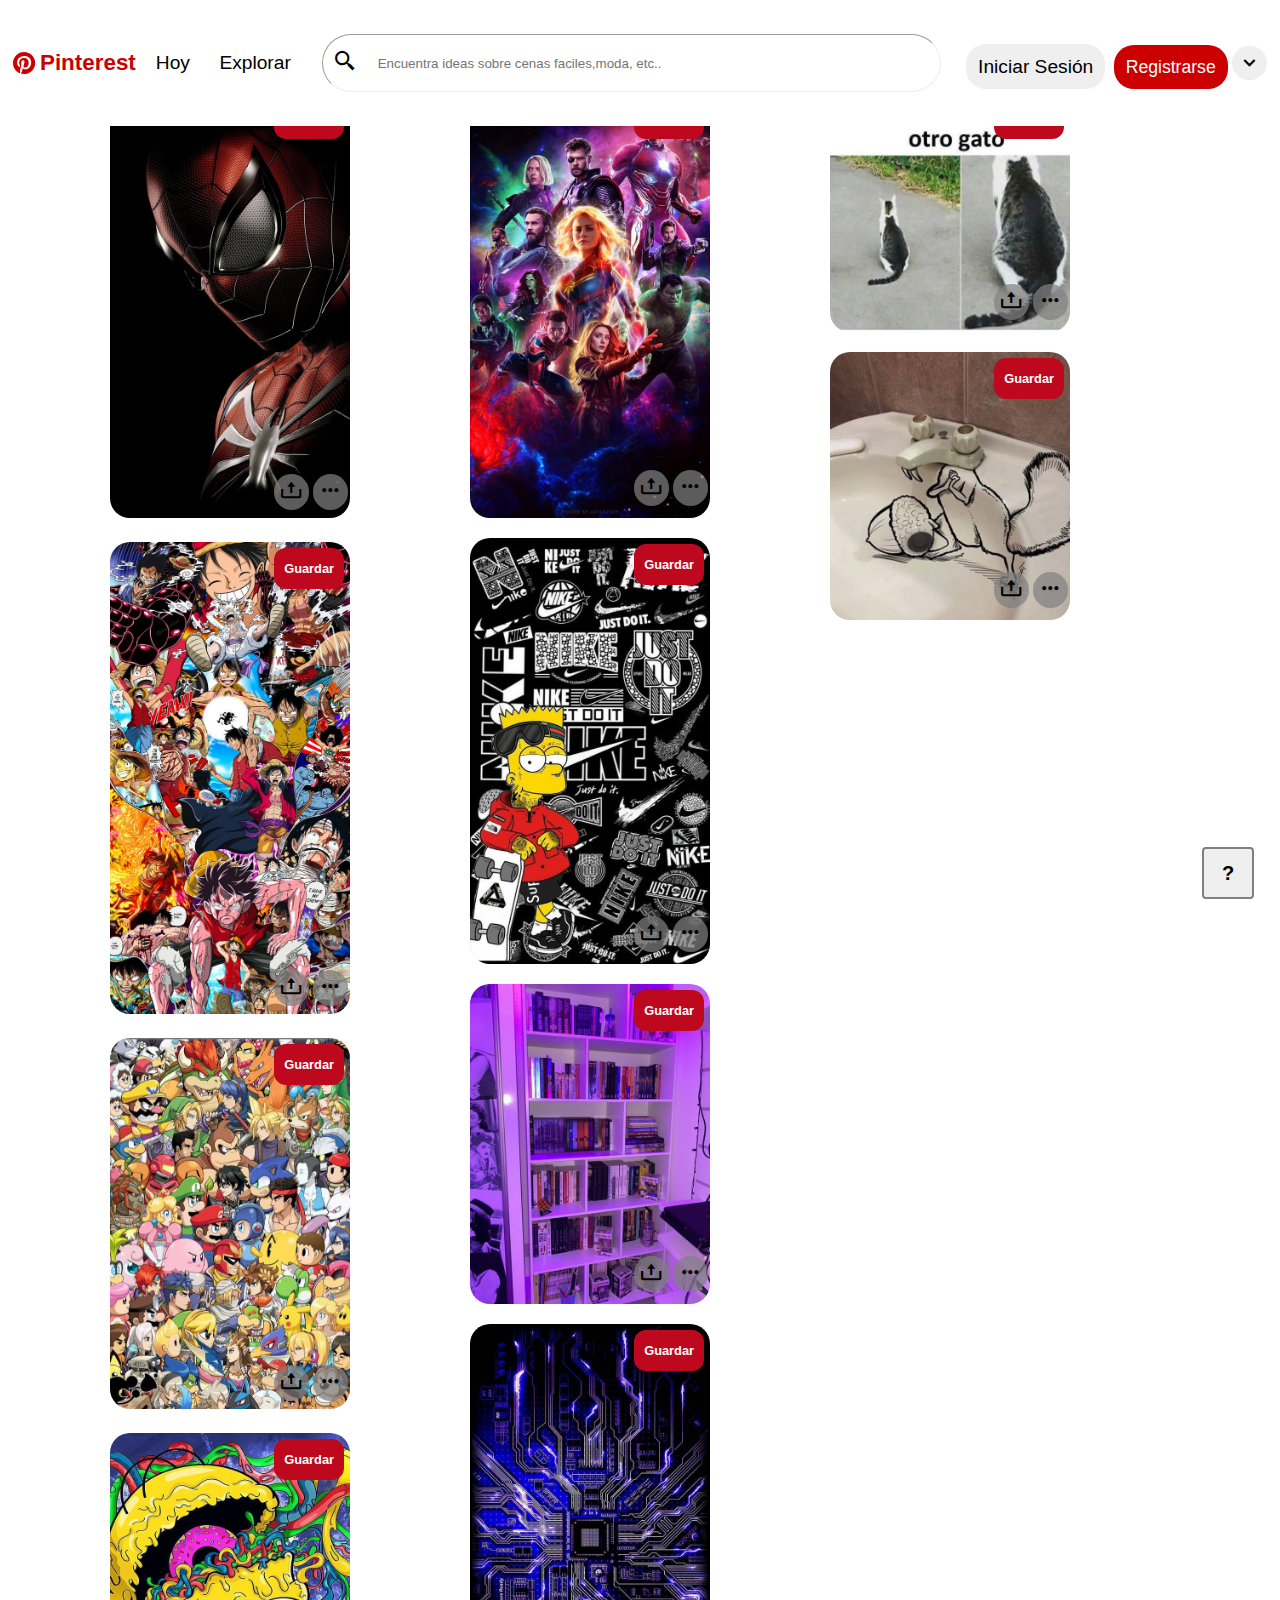
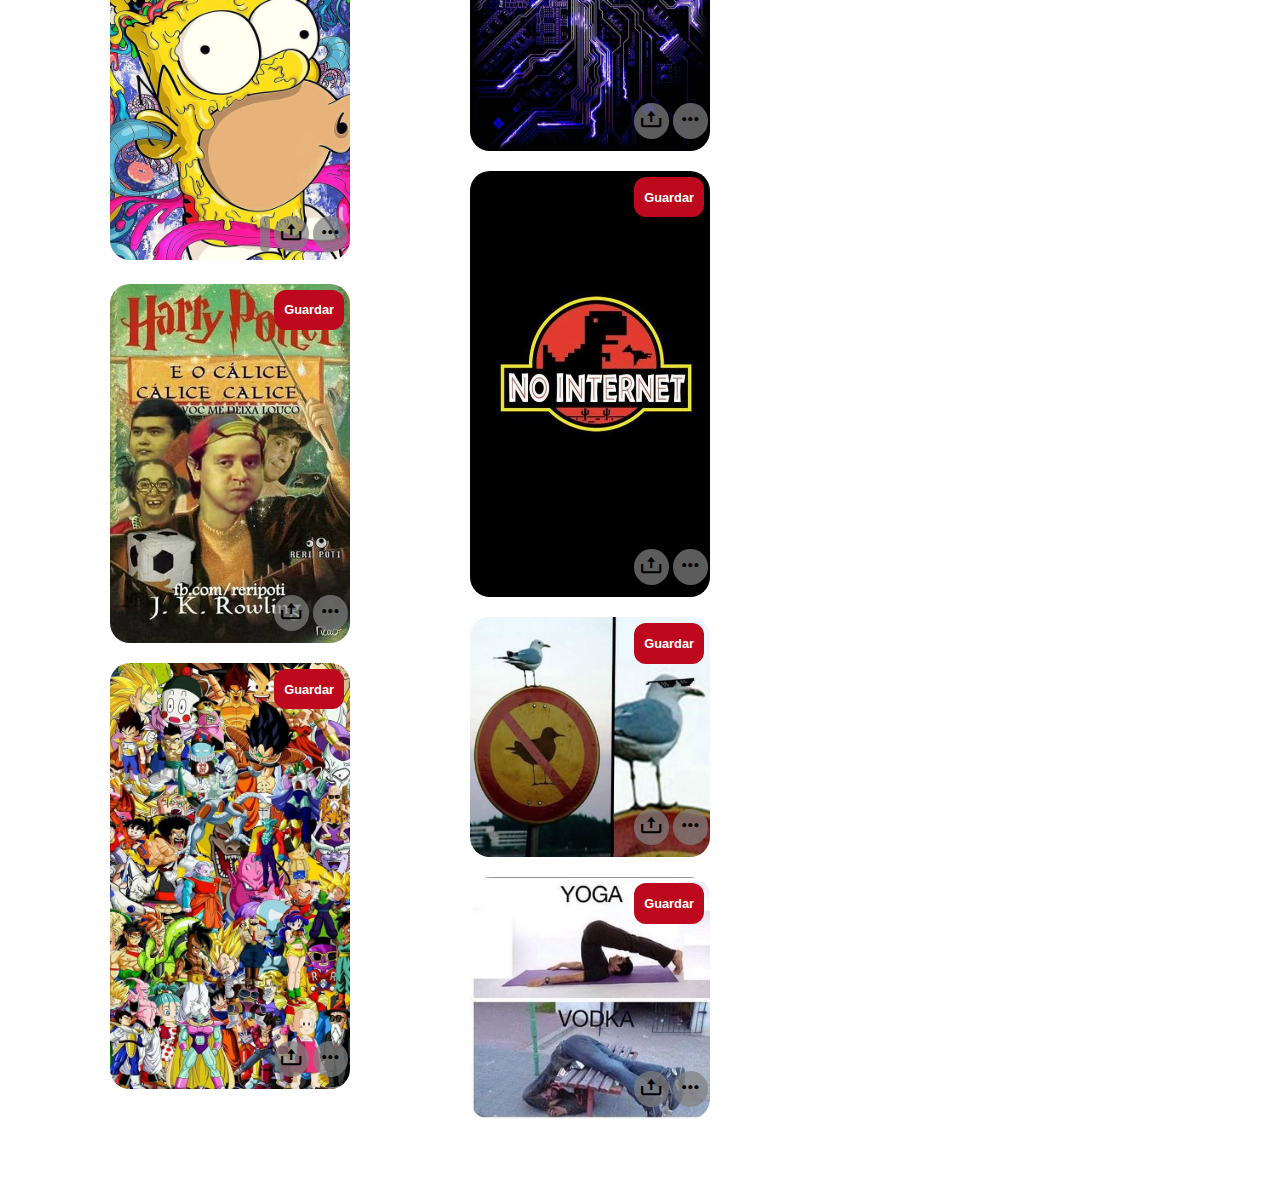
<file: index.html>
<!DOCTYPE html>
  <head>
    <meta charset="UTF-8" />
    <meta name="viewport" content="width=device-width, initial-scale=1.0" />
    <title>Clon de Pinterest</title>
    <link rel="stylesheet" href="css/style.css">
    <link rel="stylesheet" href="css/menu.css">
    <link href='https://unpkg.com/boxicons@2.1.2/css/boxicons.min.css' rel='stylesheet'>
  </head>
  <body>    
    <nav>
      <div class="navbar">
        <div class="logo">
          <svg
            class="gUZ sj_ U9O kVc"
            height="24"
            width="24"
            viewBox="0 0 24 24"
            aria-hidden="true"
            aria-label=""
            role="img"
          >

            <path
              d="M0 12c0 5.123 3.211 9.497 7.73 
                        11.218-.11-.937-.227-2.482.025-3.566.217-.932 1.401-5.938 1.401-5.938s-.357-.715-.357-1.774c0-1.66.962-2.9 
                        2.161-2.9 1.02 0 1.512.765 1.512 1.682 0 1.025-.653 2.557-.99 3.978-.281 1.189.597 2.159 1.769 2.159 
                        2.123 0 3.756-2.239 3.756-5.471 0-2.861-2.056-4.86-4.991-4.86-3.398 0-5.393 2.549-5.393 5.184 0 
                        1.027.395 2.127.889 2.726a.36.36 0 0 1 .083.343c-.091.378-.293 1.189-.332 
                        1.355-.053.218-.173.265-.4.159-1.492-.694-2.424-2.875-2.424-4.627 0-3.769 2.737-7.229 7.892-7.229 
                        4.144 0 7.365 2.953 7.365 6.899 0 4.117-2.595 7.431-6.199 7.431-1.211 0-2.348-.63-2.738-1.373 0 0-.599 
                        2.282-.744 2.84-.282 1.084-1.064 2.456-1.549 3.235C9.584 23.815 10.77 24 12 24c6.627 0 12-5.373 
                        12-12S18.627 0 12 0 0 5.373 0 12"></path>
          </svg>
          <a href="./index.html">Pinterest</a>
        </div>
      <div class="menu">
        <div class="derecha">
            <a href="http://">Hoy</a>
            <a href="http://">Explorar</a>
        </div>
        <div class="centro">
            <span>
                <i class='bx bx-search-alt-2 bx-sm'></i>
            </span>
            <input type="text" class="search" id="checking" placeholder="Encuentra ideas sobre cenas faciles,moda, etc..">
        </div>
        <div class="izquierda">
            <a href="http://" class="iniciar">Iniciar Sesión</a>
            <a href="http://" class="registrar">Registrarse</a>
            <i class='bx bx-chevron-down bx-sm'></i>
        </div>
      </div>
    </div>

    </nav>

      <div class="container">
        <div class="tile-container">
          <div class="tile">
            <a href="./zoom.html"><img src="img/cuadro1-1.jpg" alt="Spiderman"></a>
            <div class="overlay">
              <a href="#"><i class='bx bx-upload bx-sm'></i></a>
              <a href="#"><i class='bx bx-dots-horizontal-rounded bx-sm'></i></a>
            </div>
            <div class="btn_Guardar">
              <p>Guardar</p>
            </div>
          </div>
          <div class="tile">
            <a href="./zoom2.html"><img src="img/cuadro1-2.jpg" alt="Caricatura"></a>
            <div class="overlay">
              <a href="#"><i class='bx bx-upload bx-sm'></i></a>
              <a href="#"><i class='bx bx-dots-horizontal-rounded bx-sm'></i></a>
            </div>
            <div class="btn_Guardar">
              <p>Guardar</p>
            </div>
          </div>
          <div class="tile">
            <a href="./zoom3.html"><img src="img/cuadro1-3.jpg" alt="Juegos"></a>
            <div class="overlay">
              <a href="#"><i class='bx bx-upload bx-sm'></i></a>
              <a href="#"><i class='bx bx-dots-horizontal-rounded bx-sm'></i></a>
            </div>
            <div class="btn_Guardar">
              <p>Guardar</p>
            </div>
          </div>
          <div class="tile">
            <a href="./zoom4.html"><img src="img/cuadro1-4.jpg" alt="Los simpsons">
            <div class="overlay">
              <a href="#"><i class='bx bx-upload bx-sm'></i></a>
              <a href="#"><i class='bx bx-dots-horizontal-rounded bx-sm'></i></a>
            </div>
            <div class="btn_Guardar">
              <p>Guardar</p>
            </div>
          </div>
          <div class="tile">
            <img src="img/cuadro2-1.jpg" alt="Harry Potter">
            <div class="overlay">
              <a href="#"><i class='bx bx-upload bx-sm'></i></a>
              <a href="#"><i class='bx bx-dots-horizontal-rounded bx-sm'></i></a>
            </div>
            <div class="btn_Guardar">
            <p>Guardar</p>
            </div>
          </div>
        <div class="tile">
          <img src="img/cuadro2-2.jpg" alt="DBZ">
          <div class="overlay">
            <a href="#"><i class='bx bx-upload bx-sm'></i></a>
            <a href="#"><i class='bx bx-dots-horizontal-rounded bx-sm'></i></a>
          </div>
          <div class="btn_Guardar">
            <p>Guardar</p>
          </div>
        </div>
        <div class="tile">
          <img src="img/cuadro2-3.jpg" alt="The Avengers">
          <div class="overlay">
            <a href="#"><i class='bx bx-upload bx-sm'></i></a>
              <a href="#"><i class='bx bx-dots-horizontal-rounded bx-sm'></i></a>
          </div>
          <div class="btn_Guardar">
            <p>Guardar</p>
          </div>
        </div>
        <div class="tile">
          <img src="img/cuadro2-4.jpg" alt="nike">
          <div class="overlay">
            <a href="#"><i class='bx bx-upload bx-sm'></i></a>
              <a href="#"><i class='bx bx-dots-horizontal-rounded bx-sm'></i></a>
          </div>
          <div class="btn_Guardar">
            <p>Guardar</p>
          </div>
         </div>
        <div class="tile">
          <img src="img/cuadro3-1.jpg" alt="Mueble">
          <div class="overlay">
            <a href="#"><i class='bx bx-upload bx-sm'></i></a>
            <a href="#"><i class='bx bx-dots-horizontal-rounded bx-sm'></i></a>
          </div>
          <div class="btn_Guardar">
            <p>Guardar</p>
          </div>
        </div>
        <div class="tile">
          <img src="img/cuadro3-2.jpg" alt="Abstracto">
          <div class="overlay">
            <a href="#"><i class='bx bx-upload bx-sm'></i></a>
            <a href="#"><i class='bx bx-dots-horizontal-rounded bx-sm'></i></a>
          </div>
          <div class="btn_Guardar">
            <p>Guardar</p>
          </div>
        </div>
        <div class="tile">
          <img src="img/cuadro3-3.jpg" alt="No internet">
          <div class="overlay">
            <a href="#"><i class='bx bx-upload bx-sm'></i></a>
            <a href="#"><i class='bx bx-dots-horizontal-rounded bx-sm'></i></a>
          </div>
          <div class="btn_Guardar">
            <p>Guardar</p>
          </div>
        </div>
        <div class="tile">
          <img src="img/cuadro3-4.jpg" alt="Pájaro">
          <div class="overlay">
            <a href="#"><i class='bx bx-upload bx-sm'></i></a>
            <a href="#"><i class='bx bx-dots-horizontal-rounded bx-sm'></i></a>
          </div>
          <div class="btn_Guardar">
            <p>Guardar</p>
          </div>
        </div>
        <div class="tile">
          <img src="img/cuadro4-1.jpg" alt="Yoga">
          <div class="overlay">
            <a href="#"><i class='bx bx-upload bx-sm'></i></a>
            <a href="#"><i class='bx bx-dots-horizontal-rounded bx-sm'></i></a>
          </div>
          <div class="btn_Guardar">
            <p>Guardar</p>
          </div>
        </div>
        <div class="tile">
          <img src="img/cuadro4-2.jpg" alt="gato">
          <div class="overlay">
            <a href="#"><i class='bx bx-upload bx-sm'></i></a>
            <a href="#"><i class='bx bx-dots-horizontal-rounded bx-sm'></i></a>
          </div>
          <div class="btn_Guardar">
            <p>Guardar</p>
          </div>
        </div>
        <div class="tile">
          <img src="img/cuadro4-3.jpg" alt="llave">
          <div class="overlay">
            <a href="#"><i class='bx bx-upload bx-sm'></i></a>
              <a href="#"><i class='bx bx-dots-horizontal-rounded bx-sm'></i></a>
          </div>
          <div class="btn_Guardar">
            <p>Guardar</p>
          </div>
        </div>
      </div>
    </div>
    <div class="boton_ab">
      <p class="icon_preg">?</p>
    </div>
  </body>
</html>
</file>
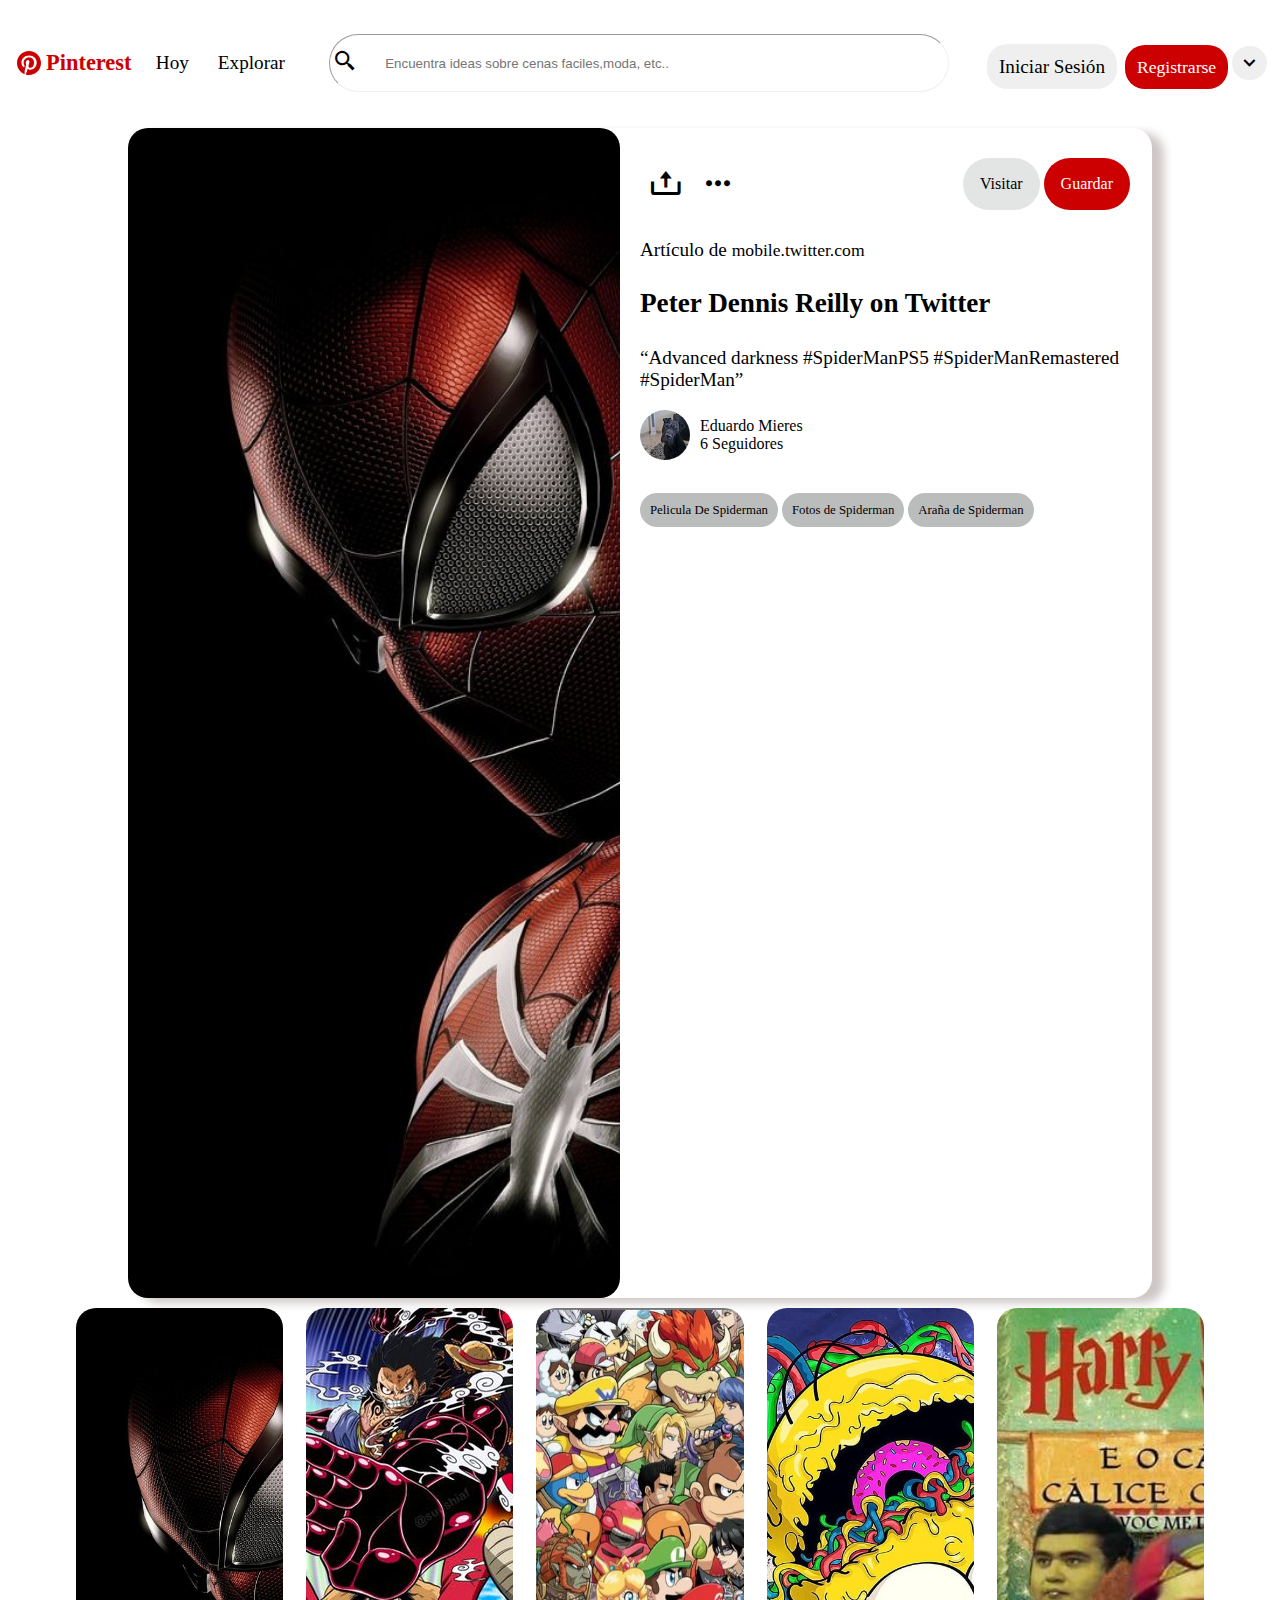
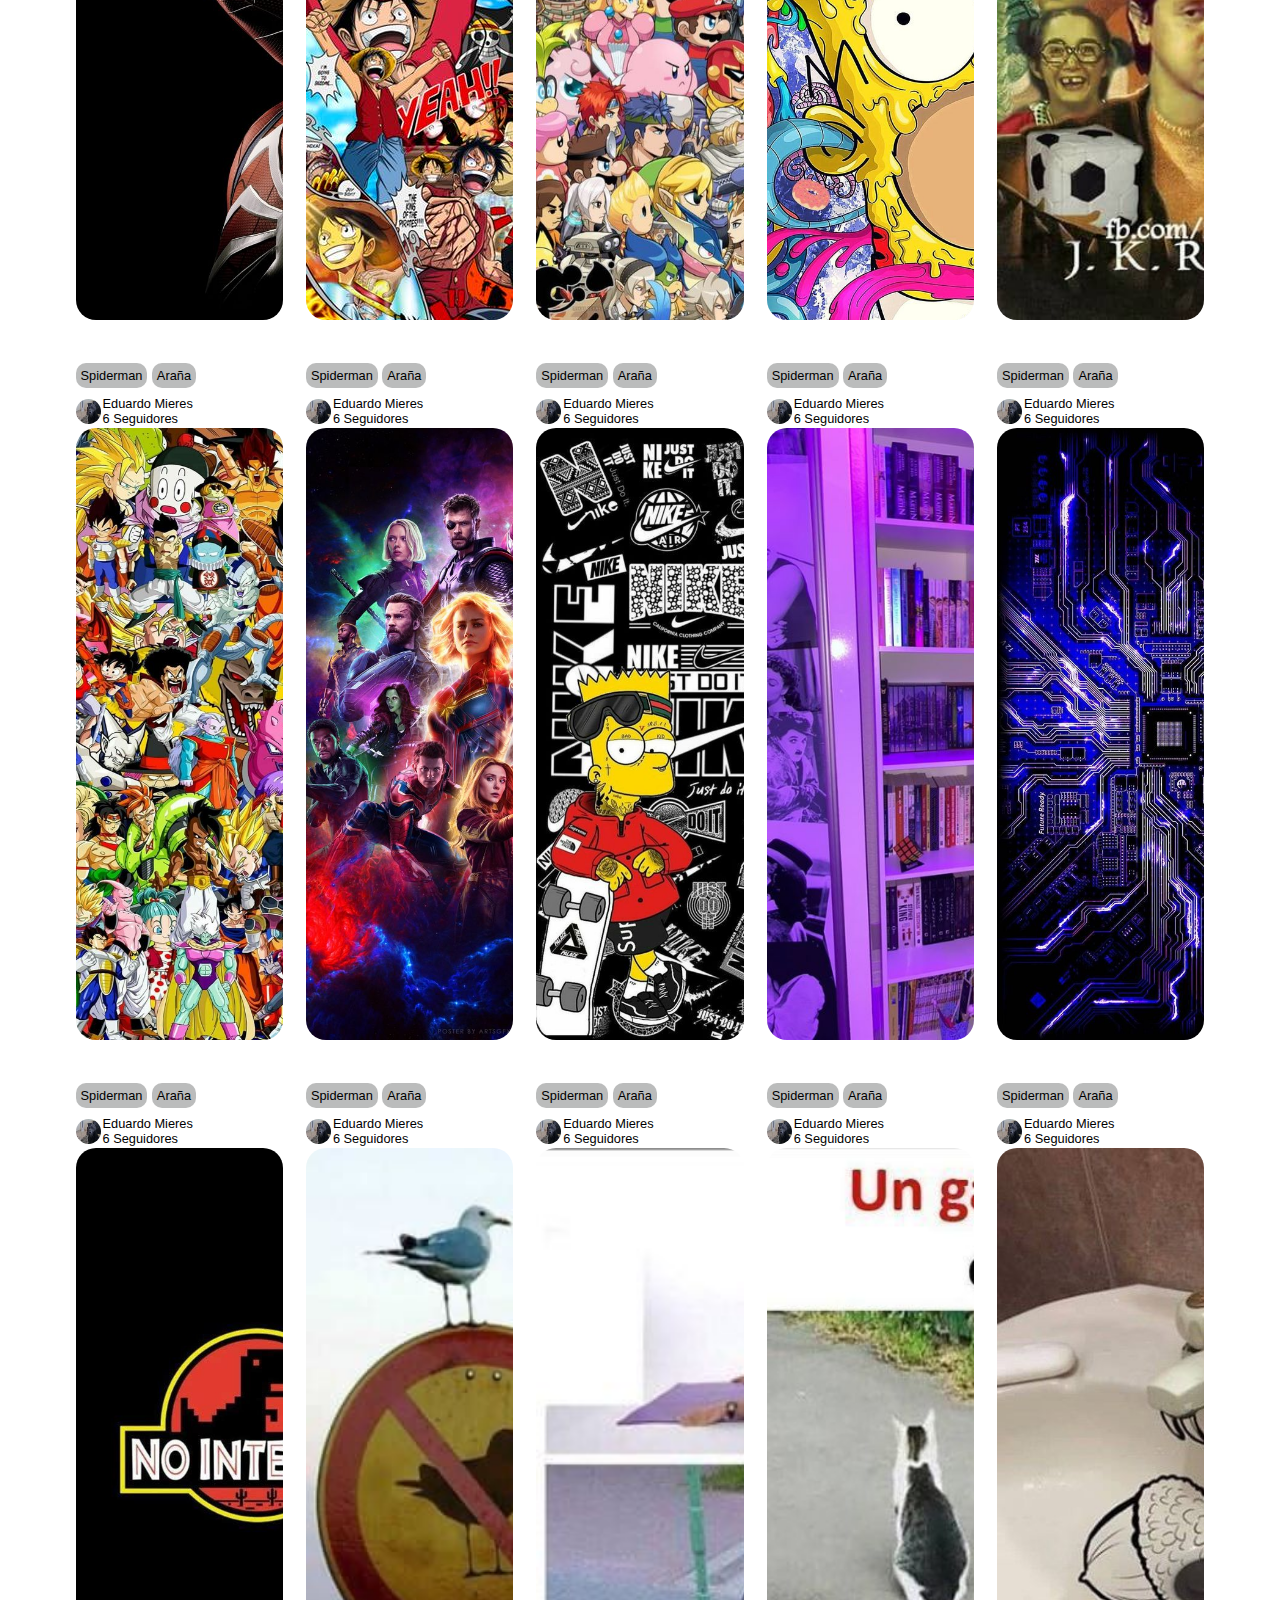
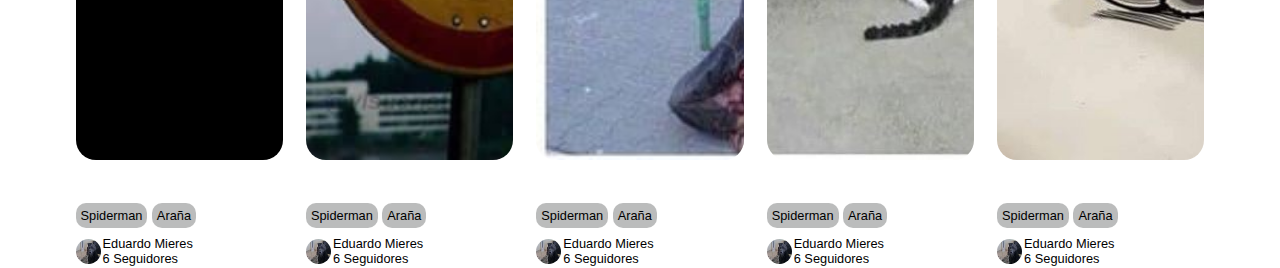
<file: zoom.html>
<!DOCTYPE html>
<html lang="en">
<head>
    <meta charset="UTF-8">
    <meta http-equiv="X-UA-Compatible" content="IE=edge">
    <meta name="viewport" content="width=device-width, initial-scale=1.0">
    <title>Document</title>
    <link rel="stylesheet" href="css/menu.css">
    <link rel="stylesheet" href="css/zoom.css">
    <link href='https://unpkg.com/boxicons@2.1.2/css/boxicons.min.css' rel='stylesheet'>
    <link rel="stylesheet" href="css/fotos.css".css">

</head>
<body>
    <!--Menu-->
    <nav>
        <div class="navbar">
          <div class="logo">
            <svg
              class="gUZ sj_ U9O kVc"
              height="24"
              width="24"
              viewBox="0 0 24 24"
              aria-hidden="true"
              aria-label=""
              role="img"
            >
              <path
                d="M0 12c0 5.123 3.211 9.497 7.73 
                          11.218-.11-.937-.227-2.482.025-3.566.217-.932 1.401-5.938 1.401-5.938s-.357-.715-.357-1.774c0-1.66.962-2.9 
                          2.161-2.9 1.02 0 1.512.765 1.512 1.682 0 1.025-.653 2.557-.99 3.978-.281 1.189.597 2.159 1.769 2.159 
                          2.123 0 3.756-2.239 3.756-5.471 0-2.861-2.056-4.86-4.991-4.86-3.398 0-5.393 2.549-5.393 5.184 0 
                          1.027.395 2.127.889 2.726a.36.36 0 0 1 .083.343c-.091.378-.293 1.189-.332 
                          1.355-.053.218-.173.265-.4.159-1.492-.694-2.424-2.875-2.424-4.627 0-3.769 2.737-7.229 7.892-7.229 
                          4.144 0 7.365 2.953 7.365 6.899 0 4.117-2.595 7.431-6.199 7.431-1.211 0-2.348-.63-2.738-1.373 0 0-.599 
                          2.282-.744 2.84-.282 1.084-1.064 2.456-1.549 3.235C9.584 23.815 10.77 24 12 24c6.627 0 12-5.373 
                          12-12S18.627 0 12 0 0 5.373 0 12"
              ></path>
            </svg>
            <a href="./index.html">Pinterest</a>
          </div>
        <div class="menu">
          <div class="derecha">
              <a href="http://">Hoy</a>
              <a href="http://">Explorar</a>
          </div>
          <div class="centro">
              <span>
                  <i class='bx bx-search-alt-2 bx-sm'></i>
              </span>
              <input type="text" class="search" id="checking" placeholder="Encuentra ideas sobre cenas faciles,moda, etc..">
          </div>
          <div class="izquierda">
              <a href="http://" class="iniciar">Iniciar Sesión</a>
              <a href="http://" class="registrar">Registrarse</a>
              <i class='bx bx-chevron-down bx-sm'></i>
          </div>
        </div>
      </div>
  
    </nav>
    <!--Cuerpo-->
    <div class="page2">
      <div class="zoom">
        <div class="imagen"></div>
        <div class="informacion"> 
          <div class="btn">
            <div class="btn_izq">
              <a href="#"><i class='bx bx-upload bx-md'></i></a>
              <a href="#"><i class='bx bx-dots-horizontal-rounded bx-md'></i></a>
            </div>
                <div class="btn_der">
              <a href="#" id="visitar">Visitar</a>
              <a href="#" id="guardar">Guardar</a>   
            </div>                
          </div>        
            <div class="autor">              
                <p>Artículo de <a href="http://mobile.twitter.com">mobile.twitter.com</a> </p>
                <h3>Peter Dennis Reilly on Twitter</h3>
                <p>“Advanced darkness #SpiderManPS5 #SpiderManRemastered #SpiderMan”</p>
            <div class="perfil">
              <img src="img/perfilzoom1.jpg" alt="">
              <div class="datosperfil">
                <a href="#">Eduardo Mieres</a>
                <a href="#">6 Seguidores</a>
              </div>
            </div>   
            <div class="tags">
              <a href="#">Pelicula De Spiderman</a>
              <a href="#">Fotos de Spiderman</a>
              <a href="#">Araña de Spiderman</a>
            </div>          
            </div>
        </div>
    </div>


    <div class="container">
        <div class="fila">
          <div class="caja">
            <div class="foto1"></div>
          <div class="perfil2">
            <div class="tags2">
              <a href="#">Spiderman</a>
              <a href="#">Araña</a>
            </div>
             <div class="container_perfil">
              <img src="img/perfilzoom1.jpg" alt="">
              <div class="datosperfil2">
                <a href="#">Eduardo Mieres</a>
                <a href="#">6 Seguidores</a>
              </div>
             </div>
           </div>   
          </div>

          <div class="caja">
            <div class="foto2">
          </div>
          <div class="perfil2">
            <div class="tags2">
              <a href="#">Spiderman</a>
              <a href="#">Araña</a>
            </div>
             <div class="container_perfil">
              <img src="img/perfilzoom1.jpg" alt="">
              <div class="datosperfil2">
                <a href="#">Eduardo Mieres</a>
                <a href="#">6 Seguidores</a>
              </div>
             </div>
           </div>   
          </div>

          <div class="caja">
            <div class="foto3">
          </div>
          <div class="perfil2">
            <div class="tags2">
              <a href="#">Spiderman</a>
              <a href="#">Araña</a>
            </div>
             <div class="container_perfil">
              <img src="img/perfilzoom1.jpg" alt="">
              <div class="datosperfil2">
                <a href="#">Eduardo Mieres</a>
                <a href="#">6 Seguidores</a>
              </div>
             </div>
           </div>   
          </div>

          <div class="caja">
            <div class="foto4">
          </div>
          <div class="perfil2">
            <div class="tags2">
              <a href="#">Spiderman</a>
              <a href="#">Araña</a>
            </div>
             <div class="container_perfil">
              <img src="img/perfilzoom1.jpg" alt="">
              <div class="datosperfil2">
                <a href="#">Eduardo Mieres</a>
                <a href="#">6 Seguidores</a>
              </div>
             </div>
           </div>   
          </div>

          <div class="caja">
            <div class="foto5">
          </div>
          <div class="perfil2">
            <div class="tags2">
              <a href="#">Spiderman</a>
              <a href="#">Araña</a>
            </div>
             <div class="container_perfil">
              <img src="img/perfilzoom1.jpg" alt="">
              <div class="datosperfil2">
                <a href="#">Eduardo Mieres</a>
                <a href="#">6 Seguidores</a>
              </div>
             </div>
           </div>   
          </div>
     

        </div>


        <div class="fila">
          <div class="caja">
            <div class="foto6">
          </div>
          <div class="perfil2">
            <div class="tags2">
              <a href="#">Spiderman</a>
              <a href="#">Araña</a>
            </div>
             <div class="container_perfil">
              <img src="img/perfilzoom1.jpg" alt="">
              <div class="datosperfil2">
                <a href="#">Eduardo Mieres</a>
                <a href="#">6 Seguidores</a>
              </div>
             </div>
           </div>   
          </div>

          <div class="caja">
            <div class="foto7">
          </div>
          <div class="perfil2">
            <div class="tags2">
              <a href="#">Spiderman</a>
              <a href="#">Araña</a>
            </div>
             <div class="container_perfil">
              <img src="img/perfilzoom1.jpg" alt="">
              <div class="datosperfil2">
                <a href="#">Eduardo Mieres</a>
                <a href="#">6 Seguidores</a>
              </div>
             </div>
           </div>   
          </div>

          <div class="caja">
            <div class="foto8">
          </div>
          <div class="perfil2">
            <div class="tags2">
              <a href="#">Spiderman</a>
              <a href="#">Araña</a>
            </div>
             <div class="container_perfil">
              <img src="img/perfilzoom1.jpg" alt="">
              <div class="datosperfil2">
                <a href="#">Eduardo Mieres</a>
                <a href="#">6 Seguidores</a>
              </div>
             </div>
           </div>   
          </div>

          <div class="caja">
            <div class="foto9">
          </div>
          <div class="perfil2">
            <div class="tags2">
              <a href="#">Spiderman</a>
              <a href="#">Araña</a>
            </div>
             <div class="container_perfil">
              <img src="img/perfilzoom1.jpg" alt="">
              <div class="datosperfil2">
                <a href="#">Eduardo Mieres</a>
                <a href="#">6 Seguidores</a>
              </div>
             </div>
           </div>   
          </div>

          <div class="caja">
            <div class="foto10">
          </div>
          <div class="perfil2">
            <div class="tags2">
              <a href="#">Spiderman</a>
              <a href="#">Araña</a>
            </div>
             <div class="container_perfil">
              <img src="img/perfilzoom1.jpg" alt="">
              <div class="datosperfil2">
                <a href="#">Eduardo Mieres</a>
                <a href="#">6 Seguidores</a>
              </div>
             </div>
           </div>   
          </div>


        </div>
        
        <div class="fila">
          <div class="caja">
            <div class="foto11">
          </div>
          <div class="perfil2">
            <div class="tags2">
              <a href="#">Spiderman</a>
              <a href="#">Araña</a>
            </div>
             <div class="container_perfil">
              <img src="img/perfilzoom1.jpg" alt="">
              <div class="datosperfil2">
                <a href="#">Eduardo Mieres</a>
                <a href="#">6 Seguidores</a>
              </div>
             </div>
           </div>   
          </div>

          <div class="caja">
            <div class="foto12">
          </div>
          <div class="perfil2">
            <div class="tags2">
              <a href="#">Spiderman</a>
              <a href="#">Araña</a>
            </div>
             <div class="container_perfil">
              <img src="img/perfilzoom1.jpg" alt="">
              <div class="datosperfil2">
                <a href="#">Eduardo Mieres</a>
                <a href="#">6 Seguidores</a>
              </div>
             </div>
           </div>   
          </div>

          <div class="caja">
            <div class="foto13">
          </div>
          <div class="perfil2">
            <div class="tags2">
              <a href="#">Spiderman</a>
              <a href="#">Araña</a>
            </div>
             <div class="container_perfil">
              <img src="img/perfilzoom1.jpg" alt="">
              <div class="datosperfil2">
                <a href="#">Eduardo Mieres</a>
                <a href="#">6 Seguidores</a>
              </div>
             </div>
           </div>   
          </div>

          <div class="caja">
            <div class="foto14">
          </div>
          <div class="perfil2">
            <div class="tags2">
              <a href="#">Spiderman</a>
              <a href="#">Araña</a>
            </div>
             <div class="container_perfil">
              <img src="img/perfilzoom1.jpg" alt="">
              <div class="datosperfil2">
                <a href="#">Eduardo Mieres</a>
                <a href="#">6 Seguidores</a>
              </div>
             </div>
           </div>   
          </div>

          <div class="caja">
            <div class="foto15">
          </div>
          <div class="perfil2">
            <div class="tags2">
              <a href="#">Spiderman</a>
              <a href="#">Araña</a>
            </div>
             <div class="container_perfil">
              <img src="img/perfilzoom1.jpg" alt="">
              <div class="datosperfil2">
                <a href="#">Eduardo Mieres</a>
                <a href="#">6 Seguidores</a>
              </div>
             </div>
           </div>   
          </div>
        </div>
         </div>

    </div>
   

</body>
</html>
</file>
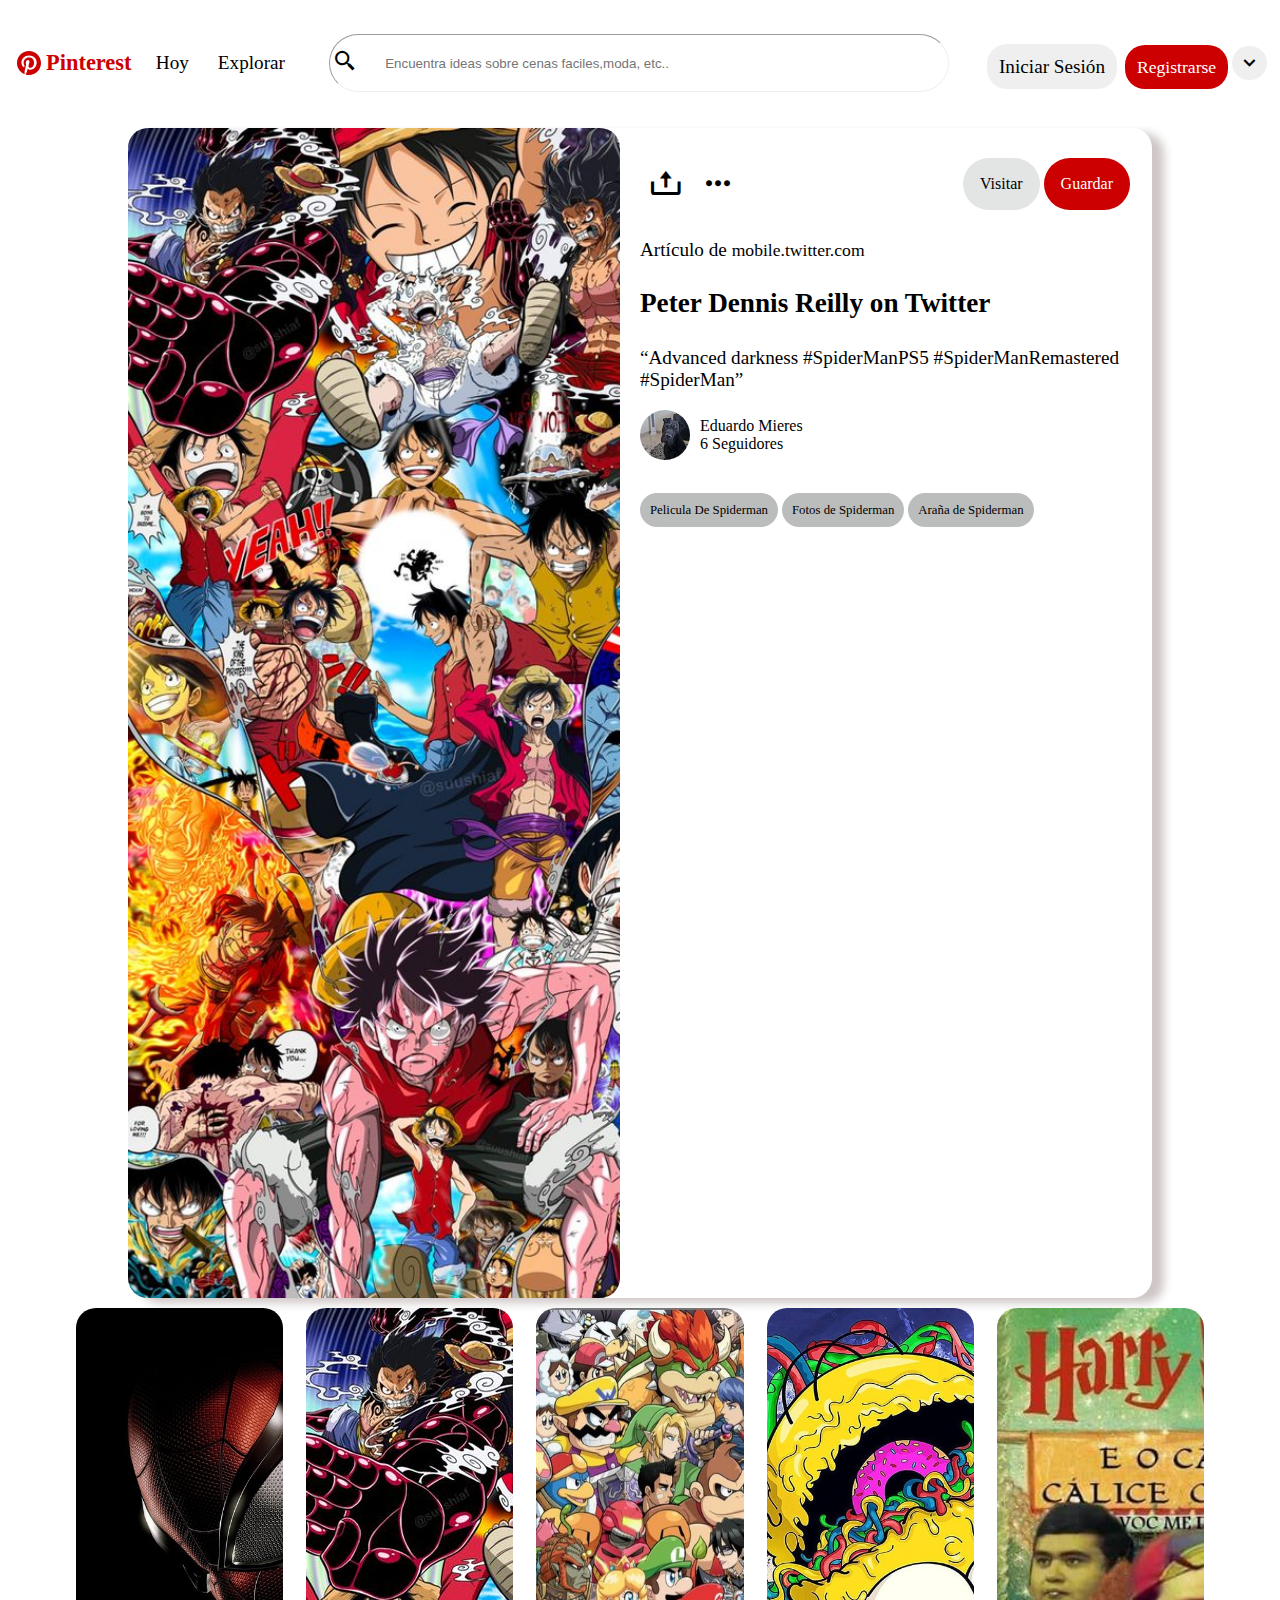
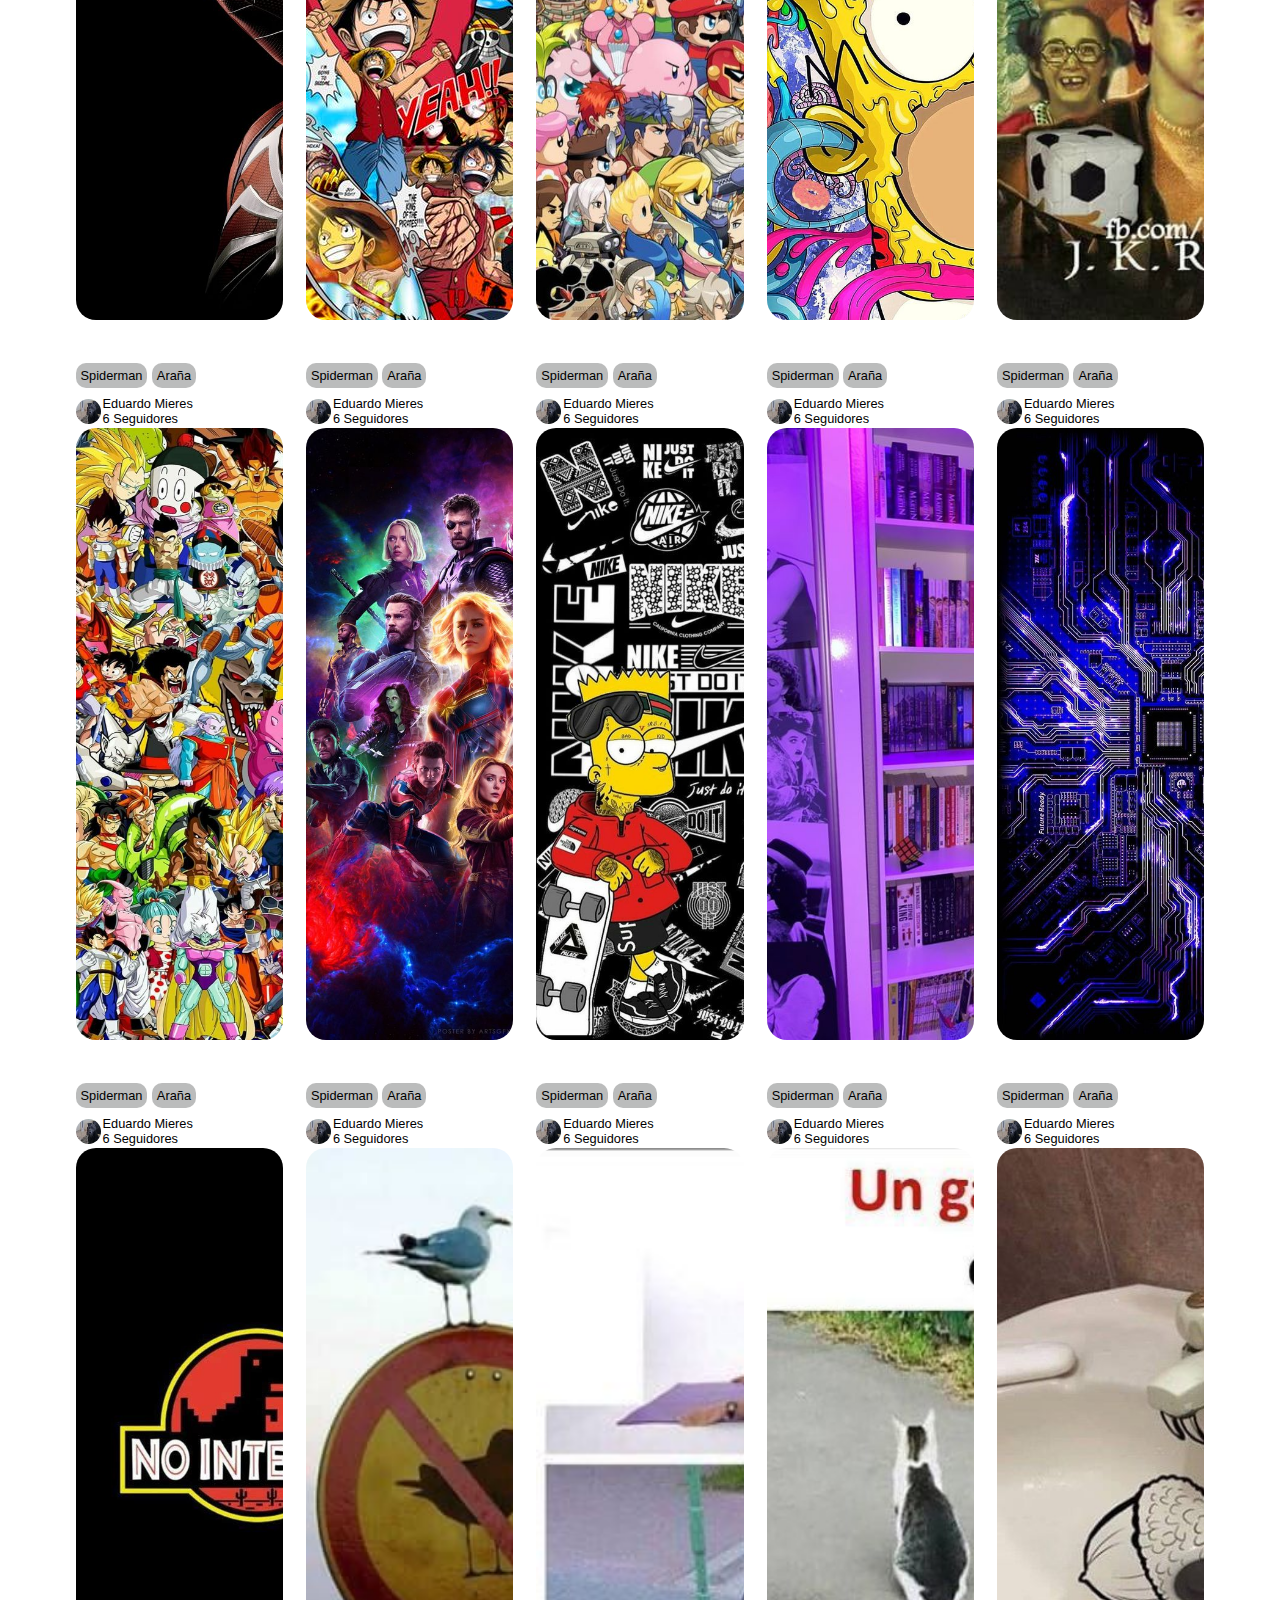
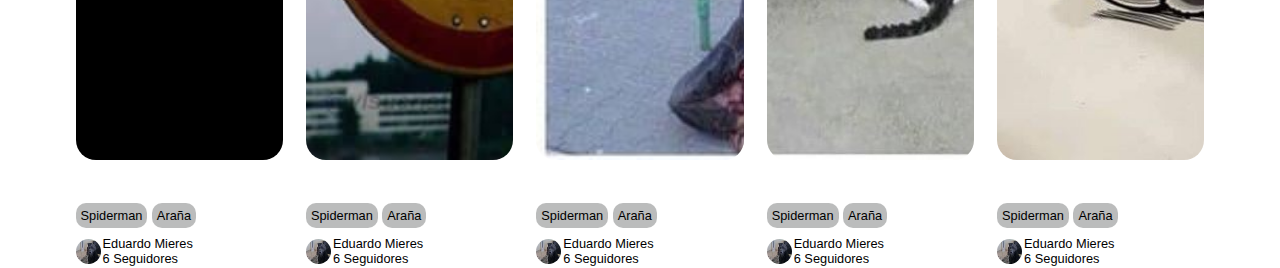
<file: zoom2.html>
<!DOCTYPE html>
<html lang="en">
<head>
    <meta charset="UTF-8">
    <meta http-equiv="X-UA-Compatible" content="IE=edge">
    <meta name="viewport" content="width=device-width, initial-scale=1.0">
    <title>Document</title>
    <link rel="stylesheet" href="css/menu.css">
    <link rel="stylesheet" href="css/zoom.css">
    <link href='https://unpkg.com/boxicons@2.1.2/css/boxicons.min.css' rel='stylesheet'>
    <link rel="stylesheet" href="css/fotos.css".css">

</head>
<body>
    <!--Menu-->
    <nav>
        <div class="navbar">
          <div class="logo">
            <svg
              class="gUZ sj_ U9O kVc"
              height="24"
              width="24"
              viewBox="0 0 24 24"
              aria-hidden="true"
              aria-label=""
              role="img"
            >
              <path
                d="M0 12c0 5.123 3.211 9.497 7.73 
                          11.218-.11-.937-.227-2.482.025-3.566.217-.932 1.401-5.938 1.401-5.938s-.357-.715-.357-1.774c0-1.66.962-2.9 
                          2.161-2.9 1.02 0 1.512.765 1.512 1.682 0 1.025-.653 2.557-.99 3.978-.281 1.189.597 2.159 1.769 2.159 
                          2.123 0 3.756-2.239 3.756-5.471 0-2.861-2.056-4.86-4.991-4.86-3.398 0-5.393 2.549-5.393 5.184 0 
                          1.027.395 2.127.889 2.726a.36.36 0 0 1 .083.343c-.091.378-.293 1.189-.332 
                          1.355-.053.218-.173.265-.4.159-1.492-.694-2.424-2.875-2.424-4.627 0-3.769 2.737-7.229 7.892-7.229 
                          4.144 0 7.365 2.953 7.365 6.899 0 4.117-2.595 7.431-6.199 7.431-1.211 0-2.348-.63-2.738-1.373 0 0-.599 
                          2.282-.744 2.84-.282 1.084-1.064 2.456-1.549 3.235C9.584 23.815 10.77 24 12 24c6.627 0 12-5.373 
                          12-12S18.627 0 12 0 0 5.373 0 12"
              ></path>
            </svg>
            <a href="./index.html">Pinterest</a>
          </div>
        <div class="menu">
          <div class="derecha">
              <a href="http://">Hoy</a>
              <a href="http://">Explorar</a>
          </div>
          <div class="centro">
              <span>
                  <i class='bx bx-search-alt-2 bx-sm'></i>
              </span>
              <input type="text" class="search" id="checking" placeholder="Encuentra ideas sobre cenas faciles,moda, etc..">
          </div>
          <div class="izquierda">
              <a href="http://" class="iniciar">Iniciar Sesión</a>
              <a href="http://" class="registrar">Registrarse</a>
              <i class='bx bx-chevron-down bx-sm'></i>
          </div>
        </div>
      </div>
  
    </nav>
    <!--Cuerpo-->
    <div class="page2">
      <div class="zoom">
        <div class="imagen2"></div>
        <div class="informacion"> 
          <div class="btn">
            <div class="btn_izq">
              <a href="#"><i class='bx bx-upload bx-md'></i></a>
              <a href="#"><i class='bx bx-dots-horizontal-rounded bx-md'></i></a>
            </div>
                <div class="btn_der">
              <a href="#" id="visitar">Visitar</a>
              <a href="#" id="guardar">Guardar</a>   
            </div>                
          </div>        
            <div class="autor">              
                <p>Artículo de <a href="http://mobile.twitter.com">mobile.twitter.com</a> </p>
                <h3>Peter Dennis Reilly on Twitter</h3>
                <p>“Advanced darkness #SpiderManPS5 #SpiderManRemastered #SpiderMan”</p>
            <div class="perfil">
              <img src="img/perfilzoom1.jpg" alt="">
              <div class="datosperfil">
                <a href="#">Eduardo Mieres</a>
                <a href="#">6 Seguidores</a>
              </div>
            </div>   
            <div class="tags">
              <a href="#">Pelicula De Spiderman</a>
              <a href="#">Fotos de Spiderman</a>
              <a href="#">Araña de Spiderman</a>
            </div>          
            </div>
        </div>
    </div>


    <div class="container">
        <div class="fila">
          <div class="caja">
            <div class="foto1"></div>
          <div class="perfil2">
            <div class="tags2">
              <a href="#">Spiderman</a>
              <a href="#">Araña</a>
            </div>
             <div class="container_perfil">
              <img src="img/perfilzoom1.jpg" alt="">
              <div class="datosperfil2">
                <a href="#">Eduardo Mieres</a>
                <a href="#">6 Seguidores</a>
              </div>
             </div>
           </div>   
          </div>

          <div class="caja">
            <div class="foto2">
          </div>
          <div class="perfil2">
            <div class="tags2">
              <a href="#">Spiderman</a>
              <a href="#">Araña</a>
            </div>
             <div class="container_perfil">
              <img src="img/perfilzoom1.jpg" alt="">
              <div class="datosperfil2">
                <a href="#">Eduardo Mieres</a>
                <a href="#">6 Seguidores</a>
              </div>
             </div>
           </div>   
          </div>

          <div class="caja">
            <div class="foto3">
          </div>
          <div class="perfil2">
            <div class="tags2">
              <a href="#">Spiderman</a>
              <a href="#">Araña</a>
            </div>
             <div class="container_perfil">
              <img src="img/perfilzoom1.jpg" alt="">
              <div class="datosperfil2">
                <a href="#">Eduardo Mieres</a>
                <a href="#">6 Seguidores</a>
              </div>
             </div>
           </div>   
          </div>

          <div class="caja">
            <div class="foto4">
          </div>
          <div class="perfil2">
            <div class="tags2">
              <a href="#">Spiderman</a>
              <a href="#">Araña</a>
            </div>
             <div class="container_perfil">
              <img src="img/perfilzoom1.jpg" alt="">
              <div class="datosperfil2">
                <a href="#">Eduardo Mieres</a>
                <a href="#">6 Seguidores</a>
              </div>
             </div>
           </div>   
          </div>

          <div class="caja">
            <div class="foto5">
          </div>
          <div class="perfil2">
            <div class="tags2">
              <a href="#">Spiderman</a>
              <a href="#">Araña</a>
            </div>
             <div class="container_perfil">
              <img src="img/perfilzoom1.jpg" alt="">
              <div class="datosperfil2">
                <a href="#">Eduardo Mieres</a>
                <a href="#">6 Seguidores</a>
              </div>
             </div>
           </div>   
          </div>
     

        </div>


        <div class="fila">
          <div class="caja">
            <div class="foto6">
          </div>
          <div class="perfil2">
            <div class="tags2">
              <a href="#">Spiderman</a>
              <a href="#">Araña</a>
            </div>
             <div class="container_perfil">
              <img src="img/perfilzoom1.jpg" alt="">
              <div class="datosperfil2">
                <a href="#">Eduardo Mieres</a>
                <a href="#">6 Seguidores</a>
              </div>
             </div>
           </div>   
          </div>

          <div class="caja">
            <div class="foto7">
          </div>
          <div class="perfil2">
            <div class="tags2">
              <a href="#">Spiderman</a>
              <a href="#">Araña</a>
            </div>
             <div class="container_perfil">
              <img src="img/perfilzoom1.jpg" alt="">
              <div class="datosperfil2">
                <a href="#">Eduardo Mieres</a>
                <a href="#">6 Seguidores</a>
              </div>
             </div>
           </div>   
          </div>

          <div class="caja">
            <div class="foto8">
          </div>
          <div class="perfil2">
            <div class="tags2">
              <a href="#">Spiderman</a>
              <a href="#">Araña</a>
            </div>
             <div class="container_perfil">
              <img src="img/perfilzoom1.jpg" alt="">
              <div class="datosperfil2">
                <a href="#">Eduardo Mieres</a>
                <a href="#">6 Seguidores</a>
              </div>
             </div>
           </div>   
          </div>

          <div class="caja">
            <div class="foto9">
          </div>
          <div class="perfil2">
            <div class="tags2">
              <a href="#">Spiderman</a>
              <a href="#">Araña</a>
            </div>
             <div class="container_perfil">
              <img src="img/perfilzoom1.jpg" alt="">
              <div class="datosperfil2">
                <a href="#">Eduardo Mieres</a>
                <a href="#">6 Seguidores</a>
              </div>
             </div>
           </div>   
          </div>

          <div class="caja">
            <div class="foto10">
          </div>
          <div class="perfil2">
            <div class="tags2">
              <a href="#">Spiderman</a>
              <a href="#">Araña</a>
            </div>
             <div class="container_perfil">
              <img src="img/perfilzoom1.jpg" alt="">
              <div class="datosperfil2">
                <a href="#">Eduardo Mieres</a>
                <a href="#">6 Seguidores</a>
              </div>
             </div>
           </div>   
          </div>


        </div>
        
        <div class="fila">
          <div class="caja">
            <div class="foto11">
          </div>
          <div class="perfil2">
            <div class="tags2">
              <a href="#">Spiderman</a>
              <a href="#">Araña</a>
            </div>
             <div class="container_perfil">
              <img src="img/perfilzoom1.jpg" alt="">
              <div class="datosperfil2">
                <a href="#">Eduardo Mieres</a>
                <a href="#">6 Seguidores</a>
              </div>
             </div>
           </div>   
          </div>

          <div class="caja">
            <div class="foto12">
          </div>
          <div class="perfil2">
            <div class="tags2">
              <a href="#">Spiderman</a>
              <a href="#">Araña</a>
            </div>
             <div class="container_perfil">
              <img src="img/perfilzoom1.jpg" alt="">
              <div class="datosperfil2">
                <a href="#">Eduardo Mieres</a>
                <a href="#">6 Seguidores</a>
              </div>
             </div>
           </div>   
          </div>

          <div class="caja">
            <div class="foto13">
          </div>
          <div class="perfil2">
            <div class="tags2">
              <a href="#">Spiderman</a>
              <a href="#">Araña</a>
            </div>
             <div class="container_perfil">
              <img src="img/perfilzoom1.jpg" alt="">
              <div class="datosperfil2">
                <a href="#">Eduardo Mieres</a>
                <a href="#">6 Seguidores</a>
              </div>
             </div>
           </div>   
          </div>

          <div class="caja">
            <div class="foto14">
          </div>
          <div class="perfil2">
            <div class="tags2">
              <a href="#">Spiderman</a>
              <a href="#">Araña</a>
            </div>
             <div class="container_perfil">
              <img src="img/perfilzoom1.jpg" alt="">
              <div class="datosperfil2">
                <a href="#">Eduardo Mieres</a>
                <a href="#">6 Seguidores</a>
              </div>
             </div>
           </div>   
          </div>

          <div class="caja">
            <div class="foto15">
          </div>
          <div class="perfil2">
            <div class="tags2">
              <a href="#">Spiderman</a>
              <a href="#">Araña</a>
            </div>
             <div class="container_perfil">
              <img src="img/perfilzoom1.jpg" alt="">
              <div class="datosperfil2">
                <a href="#">Eduardo Mieres</a>
                <a href="#">6 Seguidores</a>
              </div>
             </div>
           </div>   
          </div>
        </div>
         </div>

    </div>
   

</body>
</html>
</file>
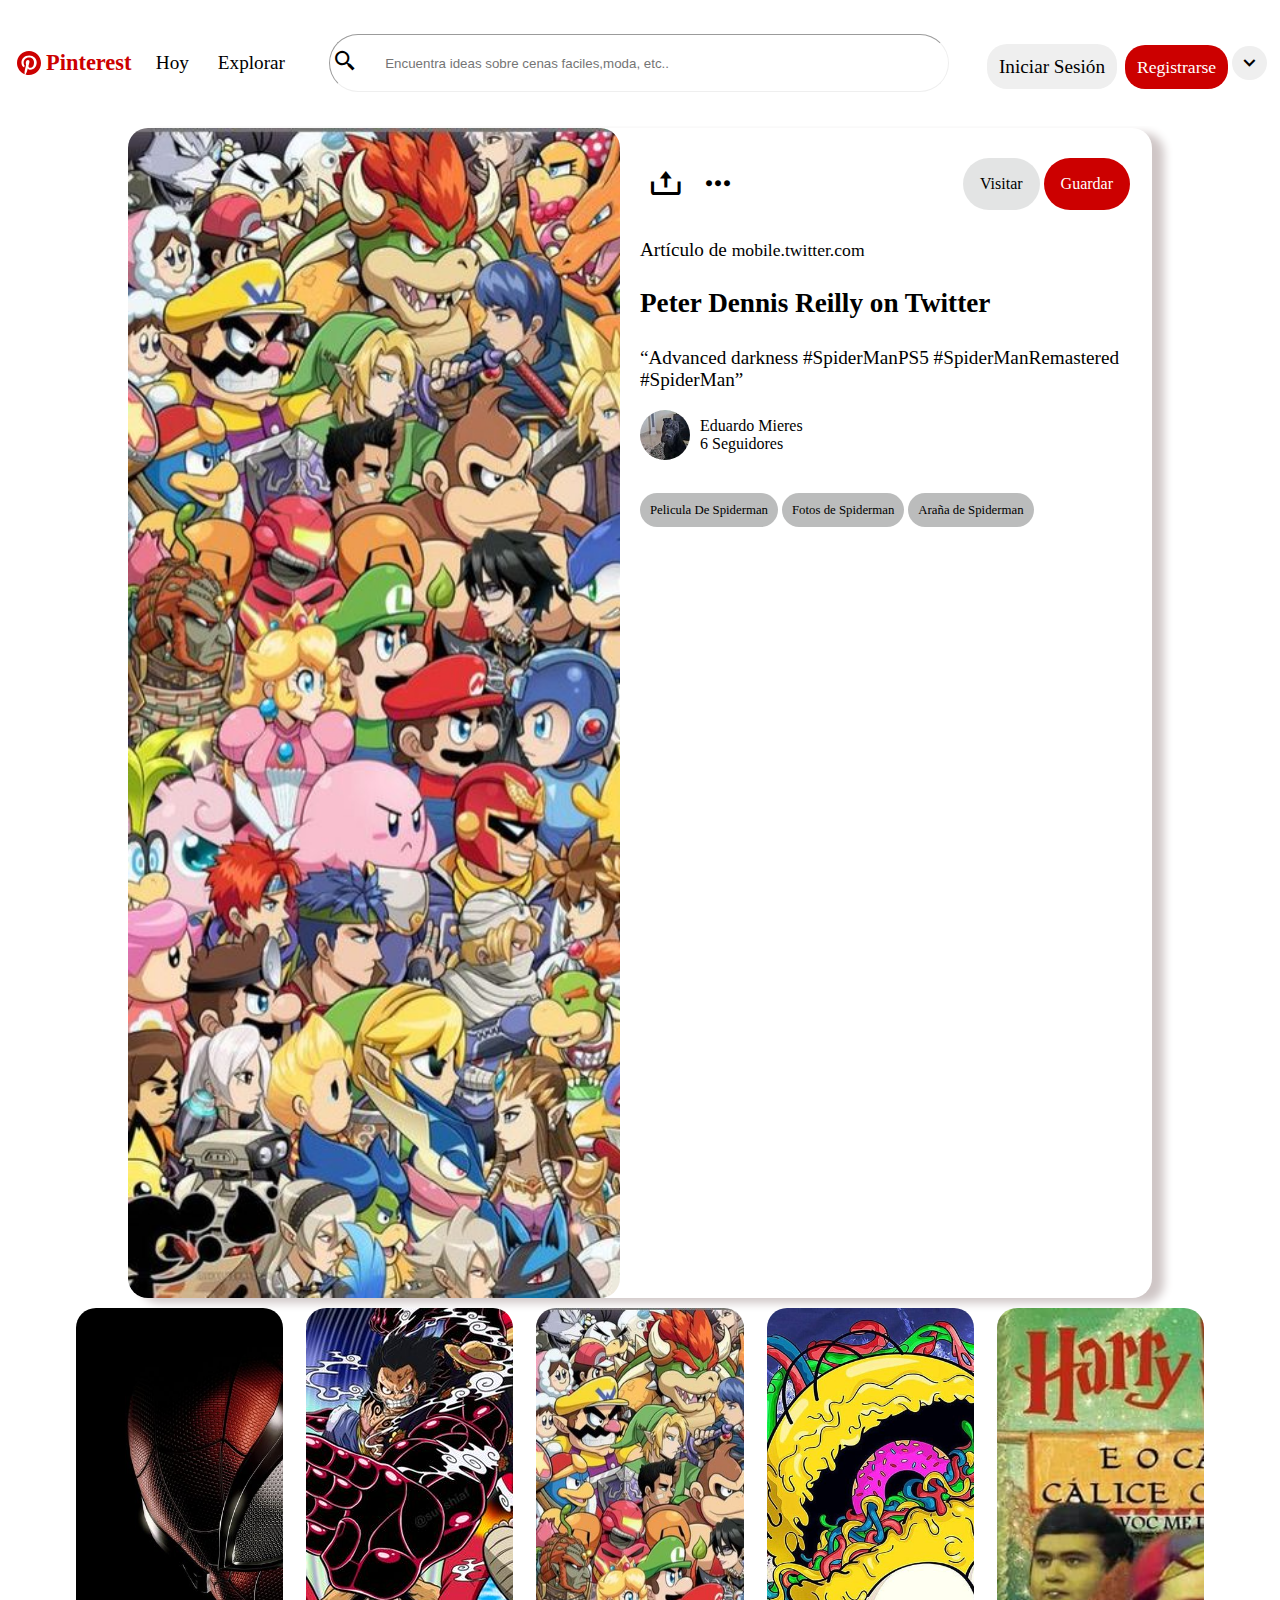
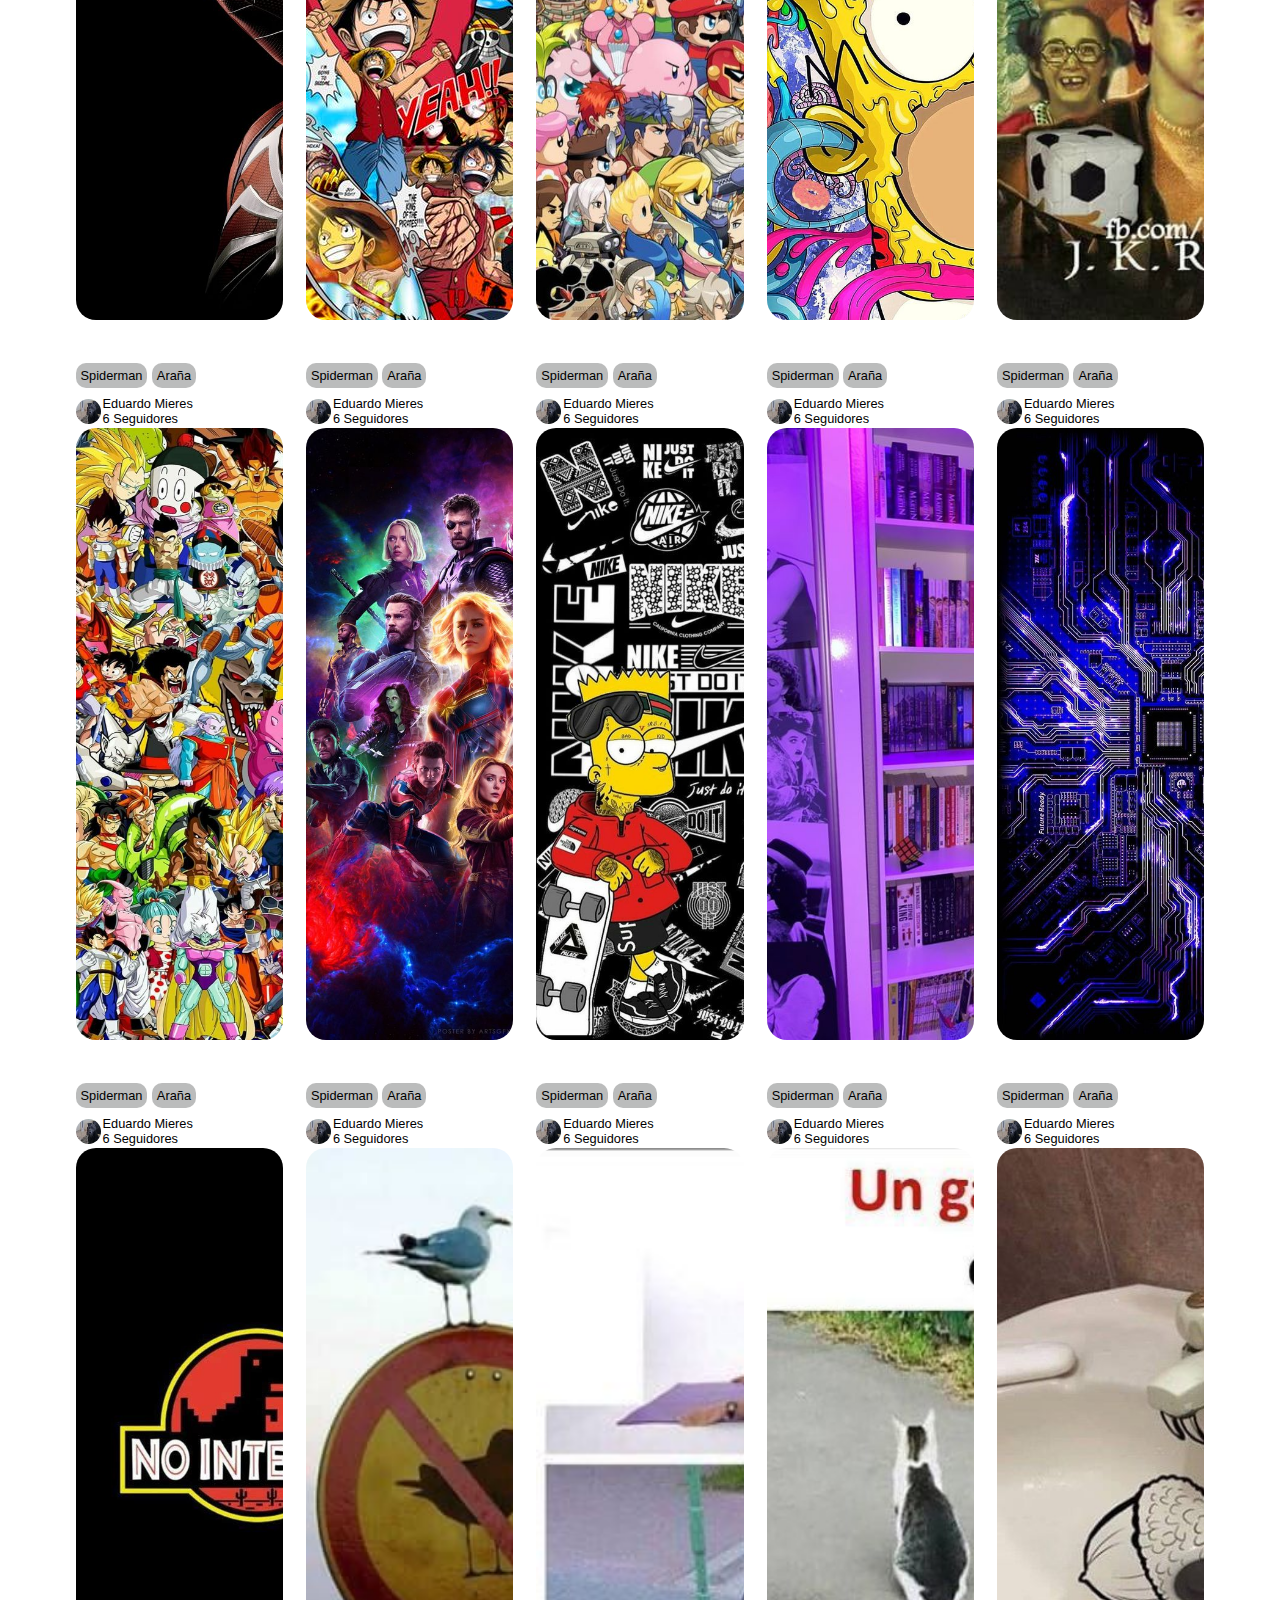
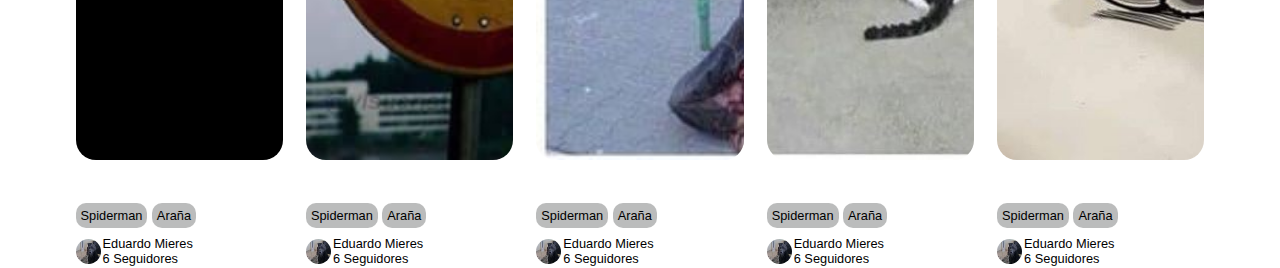
<file: zoom3.html>
<!DOCTYPE html>
<html lang="en">
<head>
    <meta charset="UTF-8">
    <meta http-equiv="X-UA-Compatible" content="IE=edge">
    <meta name="viewport" content="width=device-width, initial-scale=1.0">
    <title>Document</title>
    <link rel="stylesheet" href="css/menu.css">
    <link rel="stylesheet" href="css/zoom.css">
    <link href='https://unpkg.com/boxicons@2.1.2/css/boxicons.min.css' rel='stylesheet'>
    <link rel="stylesheet" href="css/fotos.css".css">

</head>
<body>
    <!--Menu-->
    <nav>
        <div class="navbar">
          <div class="logo">
            <svg
              class="gUZ sj_ U9O kVc"
              height="24"
              width="24"
              viewBox="0 0 24 24"
              aria-hidden="true"
              aria-label=""
              role="img"
            >
              <path
                d="M0 12c0 5.123 3.211 9.497 7.73 
                          11.218-.11-.937-.227-2.482.025-3.566.217-.932 1.401-5.938 1.401-5.938s-.357-.715-.357-1.774c0-1.66.962-2.9 
                          2.161-2.9 1.02 0 1.512.765 1.512 1.682 0 1.025-.653 2.557-.99 3.978-.281 1.189.597 2.159 1.769 2.159 
                          2.123 0 3.756-2.239 3.756-5.471 0-2.861-2.056-4.86-4.991-4.86-3.398 0-5.393 2.549-5.393 5.184 0 
                          1.027.395 2.127.889 2.726a.36.36 0 0 1 .083.343c-.091.378-.293 1.189-.332 
                          1.355-.053.218-.173.265-.4.159-1.492-.694-2.424-2.875-2.424-4.627 0-3.769 2.737-7.229 7.892-7.229 
                          4.144 0 7.365 2.953 7.365 6.899 0 4.117-2.595 7.431-6.199 7.431-1.211 0-2.348-.63-2.738-1.373 0 0-.599 
                          2.282-.744 2.84-.282 1.084-1.064 2.456-1.549 3.235C9.584 23.815 10.77 24 12 24c6.627 0 12-5.373 
                          12-12S18.627 0 12 0 0 5.373 0 12"
              ></path>
            </svg>
            <a href="./index.html">Pinterest</a>
          </div>
        <div class="menu">
          <div class="derecha">
              <a href="http://">Hoy</a>
              <a href="http://">Explorar</a>
          </div>
          <div class="centro">
              <span>
                  <i class='bx bx-search-alt-2 bx-sm'></i>
              </span>
              <input type="text" class="search" id="checking" placeholder="Encuentra ideas sobre cenas faciles,moda, etc..">
          </div>
          <div class="izquierda">
              <a href="http://" class="iniciar">Iniciar Sesión</a>
              <a href="http://" class="registrar">Registrarse</a>
              <i class='bx bx-chevron-down bx-sm'></i>
          </div>
        </div>
      </div>
  
    </nav>
    <!--Cuerpo-->
    <div class="page2">
      <div class="zoom">
        <div class="imagen3"></div>
        <div class="informacion"> 
          <div class="btn">
            <div class="btn_izq">
              <a href="#"><i class='bx bx-upload bx-md'></i></a>
              <a href="#"><i class='bx bx-dots-horizontal-rounded bx-md'></i></a>
            </div>
                <div class="btn_der">
              <a href="#" id="visitar">Visitar</a>
              <a href="#" id="guardar">Guardar</a>   
            </div>                
          </div>        
            <div class="autor">              
                <p>Artículo de <a href="http://mobile.twitter.com">mobile.twitter.com</a> </p>
                <h3>Peter Dennis Reilly on Twitter</h3>
                <p>“Advanced darkness #SpiderManPS5 #SpiderManRemastered #SpiderMan”</p>
            <div class="perfil">
              <img src="img/perfilzoom1.jpg" alt="">
              <div class="datosperfil">
                <a href="#">Eduardo Mieres</a>
                <a href="#">6 Seguidores</a>
              </div>
            </div>   
            <div class="tags">
              <a href="#">Pelicula De Spiderman</a>
              <a href="#">Fotos de Spiderman</a>
              <a href="#">Araña de Spiderman</a>
            </div>          
            </div>
        </div>
    </div>


    <div class="container">
        <div class="fila">
          <div class="caja">
            <div class="foto1"></div>
          <div class="perfil2">
            <div class="tags2">
              <a href="#">Spiderman</a>
              <a href="#">Araña</a>
            </div>
             <div class="container_perfil">
              <img src="img/perfilzoom1.jpg" alt="">
              <div class="datosperfil2">
                <a href="#">Eduardo Mieres</a>
                <a href="#">6 Seguidores</a>
              </div>
             </div>
           </div>   
          </div>

          <div class="caja">
            <div class="foto2">
          </div>
          <div class="perfil2">
            <div class="tags2">
              <a href="#">Spiderman</a>
              <a href="#">Araña</a>
            </div>
             <div class="container_perfil">
              <img src="img/perfilzoom1.jpg" alt="">
              <div class="datosperfil2">
                <a href="#">Eduardo Mieres</a>
                <a href="#">6 Seguidores</a>
              </div>
             </div>
           </div>   
          </div>

          <div class="caja">
            <div class="foto3">
          </div>
          <div class="perfil2">
            <div class="tags2">
              <a href="#">Spiderman</a>
              <a href="#">Araña</a>
            </div>
             <div class="container_perfil">
              <img src="img/perfilzoom1.jpg" alt="">
              <div class="datosperfil2">
                <a href="#">Eduardo Mieres</a>
                <a href="#">6 Seguidores</a>
              </div>
             </div>
           </div>   
          </div>

          <div class="caja">
            <div class="foto4">
          </div>
          <div class="perfil2">
            <div class="tags2">
              <a href="#">Spiderman</a>
              <a href="#">Araña</a>
            </div>
             <div class="container_perfil">
              <img src="img/perfilzoom1.jpg" alt="">
              <div class="datosperfil2">
                <a href="#">Eduardo Mieres</a>
                <a href="#">6 Seguidores</a>
              </div>
             </div>
           </div>   
          </div>

          <div class="caja">
            <div class="foto5">
          </div>
          <div class="perfil2">
            <div class="tags2">
              <a href="#">Spiderman</a>
              <a href="#">Araña</a>
            </div>
             <div class="container_perfil">
              <img src="img/perfilzoom1.jpg" alt="">
              <div class="datosperfil2">
                <a href="#">Eduardo Mieres</a>
                <a href="#">6 Seguidores</a>
              </div>
             </div>
           </div>   
          </div>
     

        </div>


        <div class="fila">
          <div class="caja">
            <div class="foto6">
          </div>
          <div class="perfil2">
            <div class="tags2">
              <a href="#">Spiderman</a>
              <a href="#">Araña</a>
            </div>
             <div class="container_perfil">
              <img src="img/perfilzoom1.jpg" alt="">
              <div class="datosperfil2">
                <a href="#">Eduardo Mieres</a>
                <a href="#">6 Seguidores</a>
              </div>
             </div>
           </div>   
          </div>

          <div class="caja">
            <div class="foto7">
          </div>
          <div class="perfil2">
            <div class="tags2">
              <a href="#">Spiderman</a>
              <a href="#">Araña</a>
            </div>
             <div class="container_perfil">
              <img src="img/perfilzoom1.jpg" alt="">
              <div class="datosperfil2">
                <a href="#">Eduardo Mieres</a>
                <a href="#">6 Seguidores</a>
              </div>
             </div>
           </div>   
          </div>

          <div class="caja">
            <div class="foto8">
          </div>
          <div class="perfil2">
            <div class="tags2">
              <a href="#">Spiderman</a>
              <a href="#">Araña</a>
            </div>
             <div class="container_perfil">
              <img src="img/perfilzoom1.jpg" alt="">
              <div class="datosperfil2">
                <a href="#">Eduardo Mieres</a>
                <a href="#">6 Seguidores</a>
              </div>
             </div>
           </div>   
          </div>

          <div class="caja">
            <div class="foto9">
          </div>
          <div class="perfil2">
            <div class="tags2">
              <a href="#">Spiderman</a>
              <a href="#">Araña</a>
            </div>
             <div class="container_perfil">
              <img src="img/perfilzoom1.jpg" alt="">
              <div class="datosperfil2">
                <a href="#">Eduardo Mieres</a>
                <a href="#">6 Seguidores</a>
              </div>
             </div>
           </div>   
          </div>

          <div class="caja">
            <div class="foto10">
          </div>
          <div class="perfil2">
            <div class="tags2">
              <a href="#">Spiderman</a>
              <a href="#">Araña</a>
            </div>
             <div class="container_perfil">
              <img src="img/perfilzoom1.jpg" alt="">
              <div class="datosperfil2">
                <a href="#">Eduardo Mieres</a>
                <a href="#">6 Seguidores</a>
              </div>
             </div>
           </div>   
          </div>


        </div>
        
        <div class="fila">
          <div class="caja">
            <div class="foto11">
          </div>
          <div class="perfil2">
            <div class="tags2">
              <a href="#">Spiderman</a>
              <a href="#">Araña</a>
            </div>
             <div class="container_perfil">
              <img src="img/perfilzoom1.jpg" alt="">
              <div class="datosperfil2">
                <a href="#">Eduardo Mieres</a>
                <a href="#">6 Seguidores</a>
              </div>
             </div>
           </div>   
          </div>

          <div class="caja">
            <div class="foto12">
          </div>
          <div class="perfil2">
            <div class="tags2">
              <a href="#">Spiderman</a>
              <a href="#">Araña</a>
            </div>
             <div class="container_perfil">
              <img src="img/perfilzoom1.jpg" alt="">
              <div class="datosperfil2">
                <a href="#">Eduardo Mieres</a>
                <a href="#">6 Seguidores</a>
              </div>
             </div>
           </div>   
          </div>

          <div class="caja">
            <div class="foto13">
          </div>
          <div class="perfil2">
            <div class="tags2">
              <a href="#">Spiderman</a>
              <a href="#">Araña</a>
            </div>
             <div class="container_perfil">
              <img src="img/perfilzoom1.jpg" alt="">
              <div class="datosperfil2">
                <a href="#">Eduardo Mieres</a>
                <a href="#">6 Seguidores</a>
              </div>
             </div>
           </div>   
          </div>

          <div class="caja">
            <div class="foto14">
          </div>
          <div class="perfil2">
            <div class="tags2">
              <a href="#">Spiderman</a>
              <a href="#">Araña</a>
            </div>
             <div class="container_perfil">
              <img src="img/perfilzoom1.jpg" alt="">
              <div class="datosperfil2">
                <a href="#">Eduardo Mieres</a>
                <a href="#">6 Seguidores</a>
              </div>
             </div>
           </div>   
          </div>

          <div class="caja">
            <div class="foto15">
          </div>
          <div class="perfil2">
            <div class="tags2">
              <a href="#">Spiderman</a>
              <a href="#">Araña</a>
            </div>
             <div class="container_perfil">
              <img src="img/perfilzoom1.jpg" alt="">
              <div class="datosperfil2">
                <a href="#">Eduardo Mieres</a>
                <a href="#">6 Seguidores</a>
              </div>
             </div>
           </div>   
          </div>
        </div>
         </div>

    </div>
   

</body>
</html>
</file>
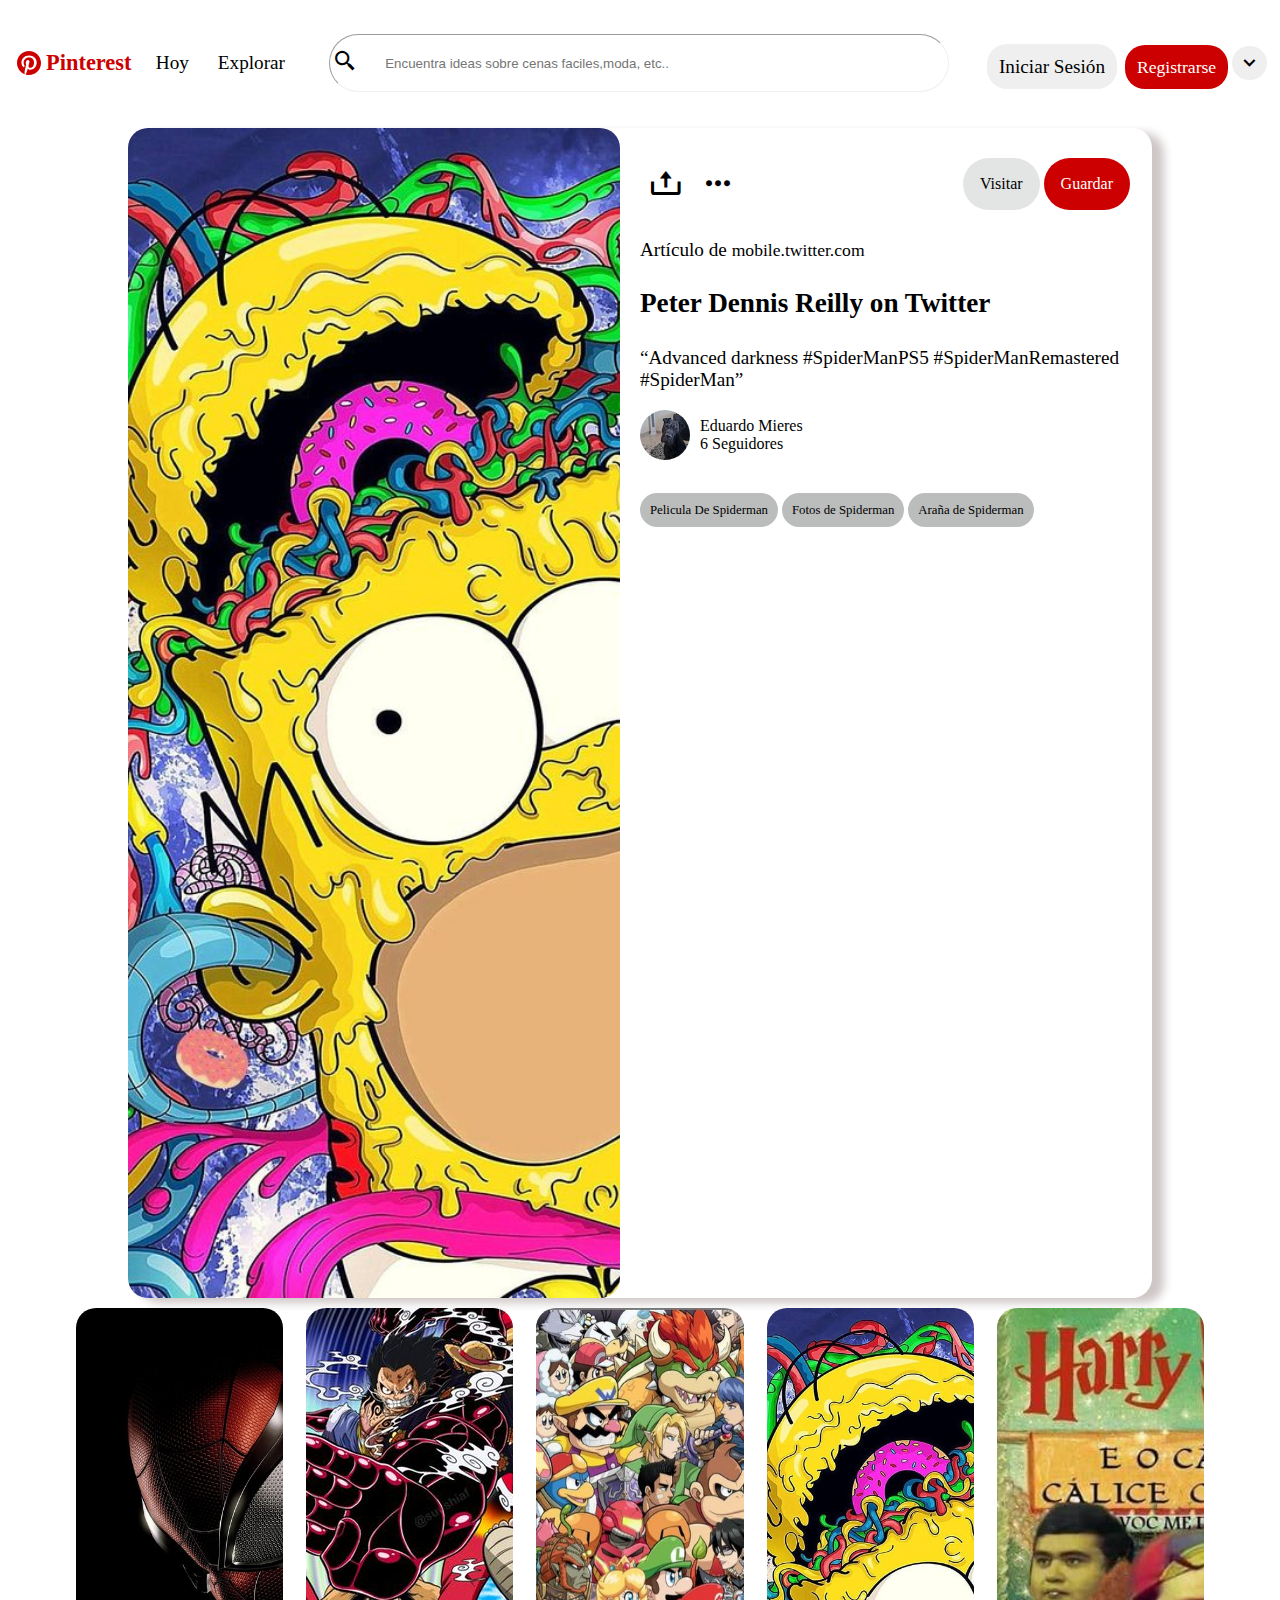
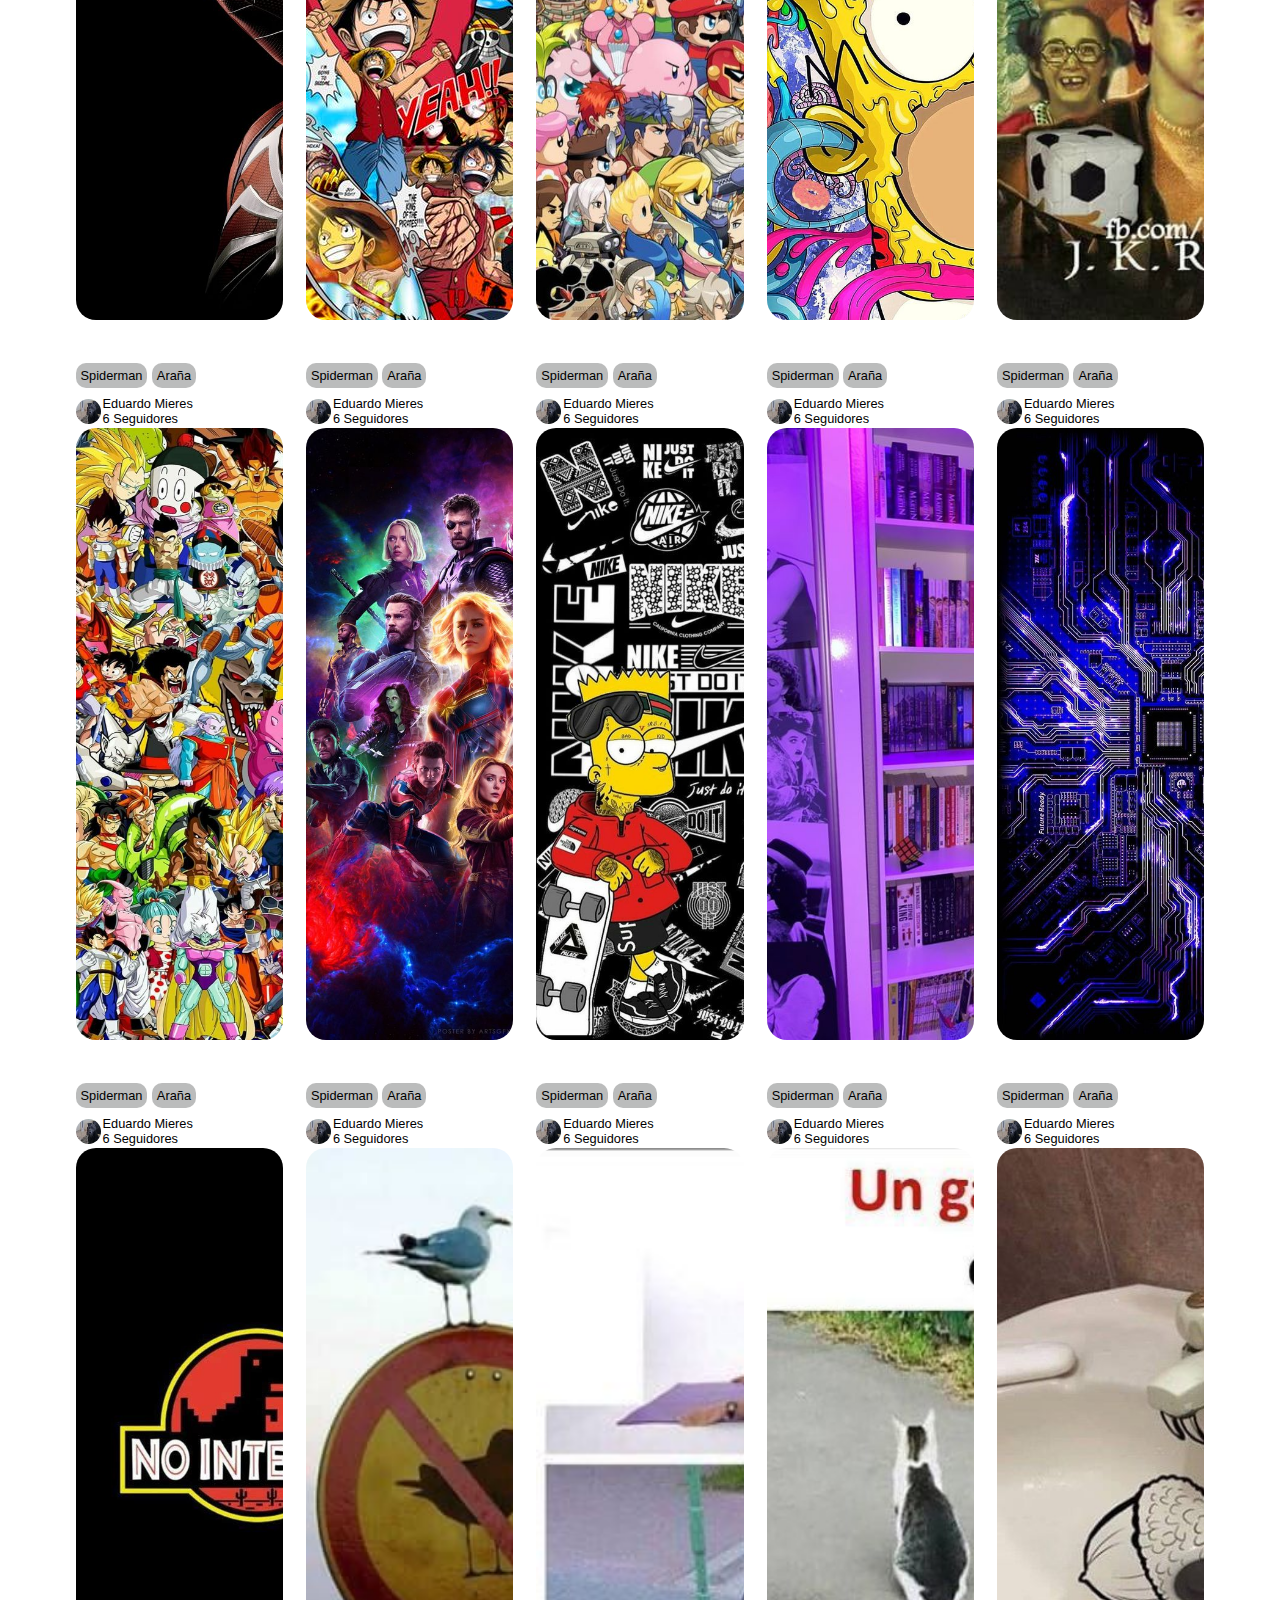
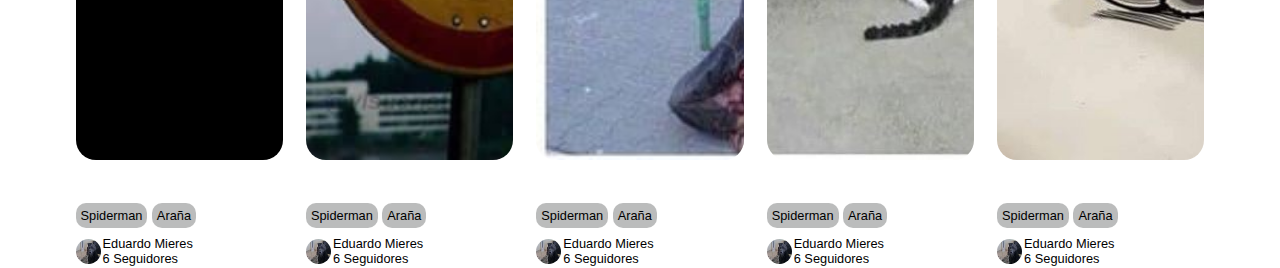
<file: zoom4.html>
<!DOCTYPE html>
<html lang="en">
<head>
    <meta charset="UTF-8">
    <meta http-equiv="X-UA-Compatible" content="IE=edge">
    <meta name="viewport" content="width=device-width, initial-scale=1.0">
    <title>Document</title>
    <link rel="stylesheet" href="css/menu.css">
    <link rel="stylesheet" href="css/zoom.css">
    <link href='https://unpkg.com/boxicons@2.1.2/css/boxicons.min.css' rel='stylesheet'>
    <link rel="stylesheet" href="css/fotos.css".css">

</head>
<body>
    <!--Menu-->
    <nav>
        <div class="navbar">
          <div class="logo">
            <svg
              class="gUZ sj_ U9O kVc"
              height="24"
              width="24"
              viewBox="0 0 24 24"
              aria-hidden="true"
              aria-label=""
              role="img"
            >
              <path
                d="M0 12c0 5.123 3.211 9.497 7.73 
                          11.218-.11-.937-.227-2.482.025-3.566.217-.932 1.401-5.938 1.401-5.938s-.357-.715-.357-1.774c0-1.66.962-2.9 
                          2.161-2.9 1.02 0 1.512.765 1.512 1.682 0 1.025-.653 2.557-.99 3.978-.281 1.189.597 2.159 1.769 2.159 
                          2.123 0 3.756-2.239 3.756-5.471 0-2.861-2.056-4.86-4.991-4.86-3.398 0-5.393 2.549-5.393 5.184 0 
                          1.027.395 2.127.889 2.726a.36.36 0 0 1 .083.343c-.091.378-.293 1.189-.332 
                          1.355-.053.218-.173.265-.4.159-1.492-.694-2.424-2.875-2.424-4.627 0-3.769 2.737-7.229 7.892-7.229 
                          4.144 0 7.365 2.953 7.365 6.899 0 4.117-2.595 7.431-6.199 7.431-1.211 0-2.348-.63-2.738-1.373 0 0-.599 
                          2.282-.744 2.84-.282 1.084-1.064 2.456-1.549 3.235C9.584 23.815 10.77 24 12 24c6.627 0 12-5.373 
                          12-12S18.627 0 12 0 0 5.373 0 12"
              ></path>
            </svg>
            <a href="./index.html">Pinterest</a>
          </div>
        <div class="menu">
          <div class="derecha">
              <a href="http://">Hoy</a>
              <a href="http://">Explorar</a>
          </div>
          <div class="centro">
              <span>
                  <i class='bx bx-search-alt-2 bx-sm'></i>
              </span>
              <input type="text" class="search" id="checking" placeholder="Encuentra ideas sobre cenas faciles,moda, etc..">
          </div>
          <div class="izquierda">
              <a href="http://" class="iniciar">Iniciar Sesión</a>
              <a href="http://" class="registrar">Registrarse</a>
              <i class='bx bx-chevron-down bx-sm'></i>
          </div>
        </div>
      </div>
  
    </nav>
    <!--Cuerpo-->
    <div class="page2">
      <div class="zoom">
        <div class="imagen4"></div>
        <div class="informacion"> 
          <div class="btn">
            <div class="btn_izq">
              <a href="#"><i class='bx bx-upload bx-md'></i></a>
              <a href="#"><i class='bx bx-dots-horizontal-rounded bx-md'></i></a>
            </div>
                <div class="btn_der">
              <a href="#" id="visitar">Visitar</a>
              <a href="#" id="guardar">Guardar</a>   
            </div>                
          </div>        
            <div class="autor">              
                <p>Artículo de <a href="http://mobile.twitter.com">mobile.twitter.com</a> </p>
                <h3>Peter Dennis Reilly on Twitter</h3>
                <p>“Advanced darkness #SpiderManPS5 #SpiderManRemastered #SpiderMan”</p>
            <div class="perfil">
              <img src="img/perfilzoom1.jpg" alt="">
              <div class="datosperfil">
                <a href="#">Eduardo Mieres</a>
                <a href="#">6 Seguidores</a>
              </div>
            </div>   
            <div class="tags">
              <a href="#">Pelicula De Spiderman</a>
              <a href="#">Fotos de Spiderman</a>
              <a href="#">Araña de Spiderman</a>
            </div>          
            </div>
        </div>
    </div>


    <div class="container">
        <div class="fila">
          <div class="caja">
            <div class="foto1"></div>
          <div class="perfil2">
            <div class="tags2">
              <a href="#">Spiderman</a>
              <a href="#">Araña</a>
            </div>
             <div class="container_perfil">
              <img src="img/perfilzoom1.jpg" alt="">
              <div class="datosperfil2">
                <a href="#">Eduardo Mieres</a>
                <a href="#">6 Seguidores</a>
              </div>
             </div>
           </div>   
          </div>

          <div class="caja">
            <div class="foto2">
          </div>
          <div class="perfil2">
            <div class="tags2">
              <a href="#">Spiderman</a>
              <a href="#">Araña</a>
            </div>
             <div class="container_perfil">
              <img src="img/perfilzoom1.jpg" alt="">
              <div class="datosperfil2">
                <a href="#">Eduardo Mieres</a>
                <a href="#">6 Seguidores</a>
              </div>
             </div>
           </div>   
          </div>

          <div class="caja">
            <div class="foto3">
          </div>
          <div class="perfil2">
            <div class="tags2">
              <a href="#">Spiderman</a>
              <a href="#">Araña</a>
            </div>
             <div class="container_perfil">
              <img src="img/perfilzoom1.jpg" alt="">
              <div class="datosperfil2">
                <a href="#">Eduardo Mieres</a>
                <a href="#">6 Seguidores</a>
              </div>
             </div>
           </div>   
          </div>

          <div class="caja">
            <div class="foto4">
          </div>
          <div class="perfil2">
            <div class="tags2">
              <a href="#">Spiderman</a>
              <a href="#">Araña</a>
            </div>
             <div class="container_perfil">
              <img src="img/perfilzoom1.jpg" alt="">
              <div class="datosperfil2">
                <a href="#">Eduardo Mieres</a>
                <a href="#">6 Seguidores</a>
              </div>
             </div>
           </div>   
          </div>

          <div class="caja">
            <div class="foto5">
          </div>
          <div class="perfil2">
            <div class="tags2">
              <a href="#">Spiderman</a>
              <a href="#">Araña</a>
            </div>
             <div class="container_perfil">
              <img src="img/perfilzoom1.jpg" alt="">
              <div class="datosperfil2">
                <a href="#">Eduardo Mieres</a>
                <a href="#">6 Seguidores</a>
              </div>
             </div>
           </div>   
          </div>
     

        </div>


        <div class="fila">
          <div class="caja">
            <div class="foto6">
          </div>
          <div class="perfil2">
            <div class="tags2">
              <a href="#">Spiderman</a>
              <a href="#">Araña</a>
            </div>
             <div class="container_perfil">
              <img src="img/perfilzoom1.jpg" alt="">
              <div class="datosperfil2">
                <a href="#">Eduardo Mieres</a>
                <a href="#">6 Seguidores</a>
              </div>
             </div>
           </div>   
          </div>

          <div class="caja">
            <div class="foto7">
          </div>
          <div class="perfil2">
            <div class="tags2">
              <a href="#">Spiderman</a>
              <a href="#">Araña</a>
            </div>
             <div class="container_perfil">
              <img src="img/perfilzoom1.jpg" alt="">
              <div class="datosperfil2">
                <a href="#">Eduardo Mieres</a>
                <a href="#">6 Seguidores</a>
              </div>
             </div>
           </div>   
          </div>

          <div class="caja">
            <div class="foto8">
          </div>
          <div class="perfil2">
            <div class="tags2">
              <a href="#">Spiderman</a>
              <a href="#">Araña</a>
            </div>
             <div class="container_perfil">
              <img src="img/perfilzoom1.jpg" alt="">
              <div class="datosperfil2">
                <a href="#">Eduardo Mieres</a>
                <a href="#">6 Seguidores</a>
              </div>
             </div>
           </div>   
          </div>

          <div class="caja">
            <div class="foto9">
          </div>
          <div class="perfil2">
            <div class="tags2">
              <a href="#">Spiderman</a>
              <a href="#">Araña</a>
            </div>
             <div class="container_perfil">
              <img src="img/perfilzoom1.jpg" alt="">
              <div class="datosperfil2">
                <a href="#">Eduardo Mieres</a>
                <a href="#">6 Seguidores</a>
              </div>
             </div>
           </div>   
          </div>

          <div class="caja">
            <div class="foto10">
          </div>
          <div class="perfil2">
            <div class="tags2">
              <a href="#">Spiderman</a>
              <a href="#">Araña</a>
            </div>
             <div class="container_perfil">
              <img src="img/perfilzoom1.jpg" alt="">
              <div class="datosperfil2">
                <a href="#">Eduardo Mieres</a>
                <a href="#">6 Seguidores</a>
              </div>
             </div>
           </div>   
          </div>


        </div>
        
        <div class="fila">
          <div class="caja">
            <div class="foto11">
          </div>
          <div class="perfil2">
            <div class="tags2">
              <a href="#">Spiderman</a>
              <a href="#">Araña</a>
            </div>
             <div class="container_perfil">
              <img src="img/perfilzoom1.jpg" alt="">
              <div class="datosperfil2">
                <a href="#">Eduardo Mieres</a>
                <a href="#">6 Seguidores</a>
              </div>
             </div>
           </div>   
          </div>

          <div class="caja">
            <div class="foto12">
          </div>
          <div class="perfil2">
            <div class="tags2">
              <a href="#">Spiderman</a>
              <a href="#">Araña</a>
            </div>
             <div class="container_perfil">
              <img src="img/perfilzoom1.jpg" alt="">
              <div class="datosperfil2">
                <a href="#">Eduardo Mieres</a>
                <a href="#">6 Seguidores</a>
              </div>
             </div>
           </div>   
          </div>

          <div class="caja">
            <div class="foto13">
          </div>
          <div class="perfil2">
            <div class="tags2">
              <a href="#">Spiderman</a>
              <a href="#">Araña</a>
            </div>
             <div class="container_perfil">
              <img src="img/perfilzoom1.jpg" alt="">
              <div class="datosperfil2">
                <a href="#">Eduardo Mieres</a>
                <a href="#">6 Seguidores</a>
              </div>
             </div>
           </div>   
          </div>

          <div class="caja">
            <div class="foto14">
          </div>
          <div class="perfil2">
            <div class="tags2">
              <a href="#">Spiderman</a>
              <a href="#">Araña</a>
            </div>
             <div class="container_perfil">
              <img src="img/perfilzoom1.jpg" alt="">
              <div class="datosperfil2">
                <a href="#">Eduardo Mieres</a>
                <a href="#">6 Seguidores</a>
              </div>
             </div>
           </div>   
          </div>

          <div class="caja">
            <div class="foto15">
          </div>
          <div class="perfil2">
            <div class="tags2">
              <a href="#">Spiderman</a>
              <a href="#">Araña</a>
            </div>
             <div class="container_perfil">
              <img src="img/perfilzoom1.jpg" alt="">
              <div class="datosperfil2">
                <a href="#">Eduardo Mieres</a>
                <a href="#">6 Seguidores</a>
              </div>
             </div>
           </div>   
          </div>
        </div>
         </div>

    </div>
   

</body>
</html>
</file>
<file: css/style.css>
body {
    display: grid;
    grid-template-rows: 60px auto;
    grid-template-columns: 100%;
    font-family: "Helvetica Neue", Helvetica, sans-serif;
  }
  
   /* caja principal*/
  .container {
    display: flex;
    justify-content: center;
    margin-top: 12px;
  }

  
  /* caja donde estan las imagenes*/
  .tile-container {
    display: flex;
    flex-direction: column;
    flex-wrap: wrap;
    width: 850px;
    height: 500vh;
    margin-top: 10px;

}
  
  /* Son los borden donde estan cada una de las imagenes cuando no está seleccionada*/
  .tile {
    width: 240px;
    display: flex;
    flex-direction: column;
    position: relative;
    align-items: flex-end;
    margin: 10px;
    border-radius: 10px;
  }
  
   /* esquinas de cada imagen*/
  .tile img {
    width: 100%;
    border-radius: 20px;
    
  }

  .tile img:hover{
    background-color: rgb(32, 29, 29);
    opacity: 0.7;
    cursor: pointer;
  }
  
   /* iconos de la imagen adelante (compartir, opciones y guardar*/
  .overlay {
    position: absolute;
    width: 100%;
    display: flex;
    justify-content: end;
    z-index: 1;
    bottom: 0px;
    margin-bottom: 10px;
  
  }
  
  .overlay a{

    text-decoration: none;
    color: black;
    padding: 5px;
    border-radius:20px;
    background-color: rgba(128, 128, 128, 0.719);
    margin: 2px;
  }

  .overlay a:hover{

    background-color: rgba(128, 128, 128, 0.356) ;
  }

  
   /* color bordes de iconos compartir y opciones*/
  .tile .overlay img {
    width: 20px;
    background-color: gainsboro;
    padding: 10px;
    border-radius: 20px;
    margin-left: 10px;
    margin-right: 100px;
  }


   /* boton guardar, color de letra y bordes*/
.btn_Guardar{

    background-color: #bd081d;
    border-radius: 12px;
    padding-right: 10px;
    padding-left: 10px;
    position: absolute;
    margin-top: 6px;
    margin-right: 6px;
  


}
.btn_Guardar:hover{
  cursor: pointer;
  background-color: #da1229;


}

  .btn_Guardar p {
    font-size: 0.8rem;
    font-weight: bold;
    color: white;
  }


  
  
  .boton_ab {
    font-weight: bold;
    height: 48px;
    width: 48px;
    padding: 10px;
    position: fixed;
    bottom: 15px;
    right: 20px;
    
  }
  
  .icon_preg {
    width: 48px;
    height: 48px;
    font-size: 20px;
    background-color: #efefef;
    padding: 0px; 
    border-radius: 4px;
    border: 2px solid gray;
    display: flex;
    justify-content: center;
    align-items: center;
  }
  
  @media screen and (max-width:595px) {
    .icons {
      flex-grow: 1;
      justify-content: space-around;
    }
  
    .search-icon {
      display: block;
      margin: 0px 20px;
    }
  
    input {
      display: none;
    }
  }
  
  @media screen and (min-width:1145px) {
    .tile-container {
      height: 300vh;
      width: 1080px;
    }
  }
</file>
<file: css/menu.css>
body {

    margin: 0px;
    padding:0px;
}

nav {
    display: flex;
    
}

.navbar {
    width: 100%;
    height: 14vh;
    background-color: rgb(255, 255, 255);
    position: fixed;
    display: flex;
    align-items: center;
    justify-content: center;
    z-index: 2;
}

.logo {

    display: flex;
    justify-content: center;
    align-items: center;
    width:10%;
}

.logo a {
    margin: 5px;
    color: #c00;
    text-decoration: none;
    font-size: 1.4rem;
    font-weight: 600;
}

.gUZ{
    fill: currentColor;
    stroke-width: 0;
    vertical-align: middle;
    cursor: pointer;
    
}

.logo svg {
   color: #c00;
}

.menu  {

    display: flex;
    width: 88%;
    justify-content: space-between;
    align-items: center;

}

.derecha a {
    font-size: 1.2rem;
    padding-left: 10px;
    padding-right: 10px;
    padding-top: 5px;
    padding-bottom: 5px;
    text-decoration: none;
    color: black;
    margin-left: 5px;
}
.derecha a:hover{
    background-color: darkgrey;
    border-radius: 5px;
}

.centro {
    width: 55%;
    height: 10vh;
    display: flex;
    justify-content: center;
    align-items: center;
}
.search {
    width: 100%;
    height: 4vh;
    border-radius: 30px;
    border-width: 1px;
    padding: 10px;
    text-align: left;
    border-color: #efefef;
    border-style: inset;

    
}

input#checking {
    padding-left:55px

}

span{
    position: absolute;
    top: 40%;
    left: 26%;    
}

.iniciar {
    font-size: 1.2rem;
    padding: 12px;
    text-decoration: none;
    color: black;
    margin-left: 4px;
    background-color: #efefef;
    border-radius: 20px;
}

.registrar {
    font-size: 1.1rem;
    padding: 12px;
    text-decoration: none;
    color: white;
    margin-left: 4px;
    background-color: #c00;
    border-radius: 20px;

}
.iniciar:hover{
    background-color: #c7c1c1d3;

}
.registrar:hover {
    background-color: rgb(173, 6, 6);
}

.izquierda i{
    background-color: #efefef;
    border-radius: 20px;  
    justify-content: center;
    align-items: center;
    padding: 5px;
    
}

.izquierda i:hover{
    background-color: #c7c1c1d3;
    cursor: pointer;
}

@media (max-width: 700px){
.iniciar{
    display: none;
}
.registrar{
    display: none;
}

span{
display: none;
}

.search{
    display: none;
}
.logo{
    width: 30%;

}
}
</file>
<file: css/zoom.css>
.zoom {
    display: flex;
    justify-content: space-between;
    margin-left: 10%;
    margin-right: 10%;
    margin-top: 10%;
    position: relative;
    height: 130vh;
    box-shadow: 12px 5px 10px rgb(207, 198, 198);
    border-radius: 20px;



}
.imagen {
    width: 50%;
    background-size: 100% 100%;
    background-repeat:no-repeat;
    background:url(../img/cuadro1-1.jpg);
    background-size:cover;
    border-radius: 20px;

}

.imagen img {
    width: 100%;
    height: 100%;

}

.imagen:hover{
    cursor: pointer;

}


.imagen2 {
    width: 50%;
    background-size: 100% 100%;
    background-repeat:no-repeat;
    background:url(../img/cuadro1-2.jpg);
    background-size:cover;
    border-radius: 20px;

}

.imagen2 img {
    width: 100%;
    height: 100%;

}

.imagen3 {
    width: 50%;
    background-size: 100% 100%;
    background-repeat:no-repeat;
    background:url(../img/cuadro1-3.jpg);
    background-size:cover;
    border-radius: 20px;

}

.imagen3 img {
    width: 100%;
    height: 100%;

}

.imagen4 {
    width: 50%;
    background-size: 100% 100%;
    background-repeat:no-repeat;
    background:url(../img/cuadro1-4.jpg);
    background-size:cover;
    border-radius: 20px;

}

.imagen4 img {
    width: 100%;
    height: 100%;

}

.informacion {
    display: flex;
    flex-direction: column;
    width: 50%;
    height: 100vh;
    padding: 20px;
    position: relative;
}
.btn {
    display: flex;
    align-items: center;
    height: 8vh;
    width: 100%;
    justify-content: space-between;

    
}

.btn_izq a:hover{

    background-color: rgba(86, 90, 90, 0.404);
    border-radius: 30px;

}
.btn_izq {
    display: flex;

}

.btn_izq a{
    text-decoration: none;
    color: black;
    padding: 8px;
}

.btn_der {
    display: flex;
    justify-content: end;
}

.btn_der a{

    padding: 17px;
    border-radius: 30px;
    text-decoration: none;
    color: black;
    margin: 2px;

}

#visitar {
    background-color: rgba(86, 90, 90, 0.164);
}

#visitar:hover{

    background-color: rgba(86, 90, 90, 0.315);

}
#guardar {
    background-color: #c00;
    color: white;
}

.autor h3 {

    font-size: 1.7rem;
}

.autor p {

    font-size: 1.2rem;
}
.autor p a {

    color: black;
    font-size: 1.1rem;
    text-decoration: none;
}

.perfil{
    display: flex;
    align-items: center;
    

}
.perfil img {
    width: 50px;
    border-radius: 40px;
}

.datosperfil {
    display: flex;
    flex-direction: column;
    margin-left:10px ;
}

.datosperfil a{
    text-decoration: none;
    color: black;
}

.tags {
    margin-top: 40px;
    
}
.tags a {
    padding: 10px;
    text-decoration: none;
    color: black;
    background-color: rgba(86, 90, 90, 0.404);
    border-radius: 20px;
    font-size: 0.8rem;

}

.tags a:hover{
    text-decoration: dashed;
    color: rgba(0, 0, 0, 0.678);
}

.container {
    display: grid;
    grid-template-rows: 60px auto;
    grid-template-columns: 100%;
    font-family: "Helvetica Neue", Helvetica, sans-serif;
    margin-top: 10px;
    display: flex;
    flex-direction: column;
    justify-content: center;

}


.fila {
    width: 90%;
    height: 80vh;
    margin-left: 5%;
    margin-right: 5%;
    display: flex;
    justify-content:space-around;
    position: relative;
}

.caja {
    display: flex;
    width: 18%;
    height: auto;
    flex-direction: column;
    justify-content: space-between;
}


.perfil2{
    width: 100%;
    display: flex;
    flex-direction: column;
    justify-content: center;

}

.container_perfil {
    display: flex;
    justify-content:left;
    align-items:center;

}

.perfil2 img {
    width: 25px;
    border-radius: 20px;
    margin: 0px;
}

.datosperfil2 {
    display: flex;
    width: 100%;
    flex-direction: column;
    margin-left:10px ;
    margin-left: 40px;
    margin: 2px;

}

.datosperfil2 a{
    text-decoration: none;
    color: black;
    font-size: 0.8rem;
}
.tags2 {
    margin-bottom: 10px;
}
.tags2 a {
    padding: 5px;
    text-decoration: none;
    color: black;
    background-color: rgba(86, 90, 90, 0.404);
    border-radius: 10px;
    font-size: 0.8rem;

}

.tags2 a:hover{
    text-decoration: dashed;
    color: rgba(0, 0, 0, 0.678);
}

@media (max-width: 700px){
    .zoom{
        height: 80vh;
    }
    .fila{
    height: 50vh;

    }
 



}
</file>
<file: css/fotos.css>
.foto1 {

    height: 85%;
    background-repeat:no-repeat;
    background-size: 100% 100%;
    background:url(../img/cuadro1-1.jpg);
    background-size:cover;
    border-radius: 20px;
 
}

.foto1:hover:before{
    color: white;
    content: 'Abrir';
    cursor: pointer;
    display: flex;
    justify-content: center;
    align-items: center;
    height: 100%;
    background-color: rgba(128, 128, 128, 0.26);
    border-radius: 20px;
    font-size: 1.2rem;
    font-weight: 600;

}

.foto2 {

    height: 85%;
    background-size: 100% 100%;
    background-repeat:no-repeat;
    background:url(../img/cuadro1-2.jpg);
    background-size:auto;
    border-radius: 20px;
 
}

.foto2:hover:before{
    color: white;
    content: 'Abrir';
    cursor: pointer;
    display: flex;
    justify-content: center;
    align-items: center;
    height: 100%;
    background-color: rgba(128, 128, 128, 0.26);
    border-radius: 20px;
    font-size: 1.2rem;
    font-weight: 600;

}


.foto3 {
    height: 85%;
    background-size: 100% 100%;
    background-repeat:no-repeat;
    background:url(../img/cuadro1-3.jpg);
    background-size:cover;
    border-radius: 20px;


}

.foto3:hover:before{
    color: white;
    content: 'Abrir';
    cursor: pointer;
    display: flex;
    justify-content: center;
    align-items: center;
    height: 100%;
    background-color: rgba(128, 128, 128, 0.26);
    border-radius: 20px;
    font-size: 1.2rem;
    font-weight: 600;

}

.foto4 {
   
    height: 85%;
    background-size: 100% 100%;
    background-repeat:no-repeat;
    background:url(../img/cuadro1-4.jpg);
    background-size:cover;
    border-radius: 20px;


}

.foto4:hover:before{
    color: white;
    content: 'Abrir';
    cursor: pointer;
    display: flex;
    justify-content: center;
    align-items: center;
    height: 100%;
    background-color: rgba(128, 128, 128, 0.26);
    border-radius: 20px;
    font-size: 1.2rem;
    font-weight: 600;

}

.foto5 {
    height: 85%;
    background-size: 100% 100%;
    background-repeat:no-repeat;
    background:url(../img/cuadro2-1.jpg);
    background-size:cover;
    border-radius: 20px;


}
.foto5:hover:before{
    color: white;
    content: 'Abrir';
    cursor: pointer;
    display: flex;
    justify-content: center;
    align-items: center;
    height: 100%;
    background-color: rgba(128, 128, 128, 0.26);
    border-radius: 20px;
    font-size: 1.2rem;
    font-weight: 600;

}

.foto6 {

    height: 85%;
    background-size: 100% 100%;
    background-repeat:no-repeat;
    background:url(../img/cuadro2-2.jpg);
    background-size:cover;
    border-radius: 20px;


}

.foto6:hover:before{
    color: white;
    content: 'Abrir';
    cursor: pointer;
    display: flex;
    justify-content: center;
    align-items: center;
    height: 100%;
    background-color: rgba(128, 128, 128, 0.26);
    border-radius: 20px;
    font-size: 1.2rem;
    font-weight: 600;

}


.foto7 {

    height: 85%;
    background-size: 100% 100%;
    background-repeat:no-repeat;
    background:url(../img/cuadro2-3.jpg);
    background-size:cover;
    border-radius: 20px;


}

.foto7:hover:before{
    color: white;
    content: 'Abrir';
    cursor: pointer;
    display: flex;
    justify-content: center;
    align-items: center;
    height: 100%;
    background-color: rgba(128, 128, 128, 0.26);
    border-radius: 20px;
    font-size: 1.2rem;
    font-weight: 600;

}

.foto8 {

    height: 85%;
    background-size: 100% 100%;
    background-repeat:no-repeat;
    background:url(../img/cuadro2-4.jpg);
    background-size:cover;
    border-radius: 20px;

}

.foto8:hover:before{
    color: white;
    content: 'Abrir';
    cursor: pointer;
    display: flex;
    justify-content: center;
    align-items: center;
    height: 100%;
    background-color: rgba(128, 128, 128, 0.26);
    border-radius: 20px;
    font-size: 1.2rem;
    font-weight: 600;

}


.foto9 {

    height: 85%;
    background-size: 100% 100%;
    background-repeat:no-repeat;
    background:url(../img/cuadro3-1.jpg);
    background-size:cover;
    border-radius: 20px;

}

.foto9:hover:before{
    color: white;
    content: 'Abrir';
    cursor: pointer;
    display: flex;
    justify-content: center;
    align-items: center;
    height: 100%;
    background-color: rgba(128, 128, 128, 0.26);
    border-radius: 20px;
    font-size: 1.2rem;
    font-weight: 600;

}

.foto10 {

    height: 85%;
    background-size: 100% 100%;
    background-repeat:no-repeat;
    background:url(../img/cuadro3-2.jpg);
    background-size:cover;
    border-radius: 20px;
   
}

.foto10:hover:before{
    color: white;
    content: 'Abrir';
    cursor: pointer;
    display: flex;
    justify-content: center;
    align-items: center;
    height: 100%;
    background-color: rgba(128, 128, 128, 0.26);
    border-radius: 20px;
    font-size: 1.2rem;
    font-weight: 600;

}


.foto11 {

    height: 85%;
    background-size: 100% 100%;
    background-repeat:no-repeat;
    background:url(../img/cuadro3-3.jpg);
    background-size:cover;
    border-radius: 20px;
  
}

.foto11:hover:before{
    color: white;
    content: 'Abrir';
    cursor: pointer;
    display: flex;
    justify-content: center;
    align-items: center;
    height: 100%;
    background-color: rgba(128, 128, 128, 0.26);
    border-radius: 20px;
    font-size: 1.2rem;
    font-weight: 600;

}

.foto12 {

    height: 85%;
    background-size: 100% 100%;
    background-repeat:no-repeat;
    background:url(../img/cuadro3-4.jpg);
    background-size:cover;
    border-radius: 20px;
   
}

.foto12:hover:before{
    color: white;
    content: 'Abrir';
    cursor: pointer;
    display: flex;
    justify-content: center;
    align-items: center;
    height: 100%;
    background-color: rgba(128, 128, 128, 0.26);
    border-radius: 20px;
    font-size: 1.2rem;
    font-weight: 600;

}

.foto13 {

    height: 85%;
    background-size: 100% 100%;
    background-repeat:no-repeat;
    background:url(../img/cuadro4-1.jpg);
    background-size:cover;
    border-radius: 20px;
   
}

.foto13:hover:before{
    color: white;
    content: 'Abrir';
    cursor: pointer;
    display: flex;
    justify-content: center;
    align-items: center;
    height: 100%;
    background-color: rgba(128, 128, 128, 0.26);
    border-radius: 20px;
    font-size: 1.2rem;
    font-weight: 600;

}

.foto14 {

    height: 85%;
    background-size: 100% 100%;
    background-repeat:no-repeat;
    background:url(../img/cuadro4-2.jpg);
    background-size:cover;
    border-radius: 20px;
   
}

.foto14:hover:before{
    color: white;
    content: 'Abrir';
    cursor: pointer;
    display: flex;
    justify-content: center;
    align-items: center;
    height: 100%;
    background-color: rgba(128, 128, 128, 0.26);
    border-radius: 20px;
    font-size: 1.2rem;
    font-weight: 600;

}

.foto15 {

    height: 85%;
    background-size: 100% 100%;
    background-repeat:no-repeat;
    background:url(../img/cuadro4-3.jpg);
    background-size:cover;
    border-radius: 20px;
   
}
.foto15:hover:before{
    color: white;
    content: 'Abrir';
    cursor: pointer;
    display: flex;
    justify-content: center;
    align-items: center;
    height: 100%;
    background-color: rgba(128, 128, 128, 0.26);
    border-radius: 20px;
    font-size: 1.2rem;
    font-weight: 600;

}
</file>
